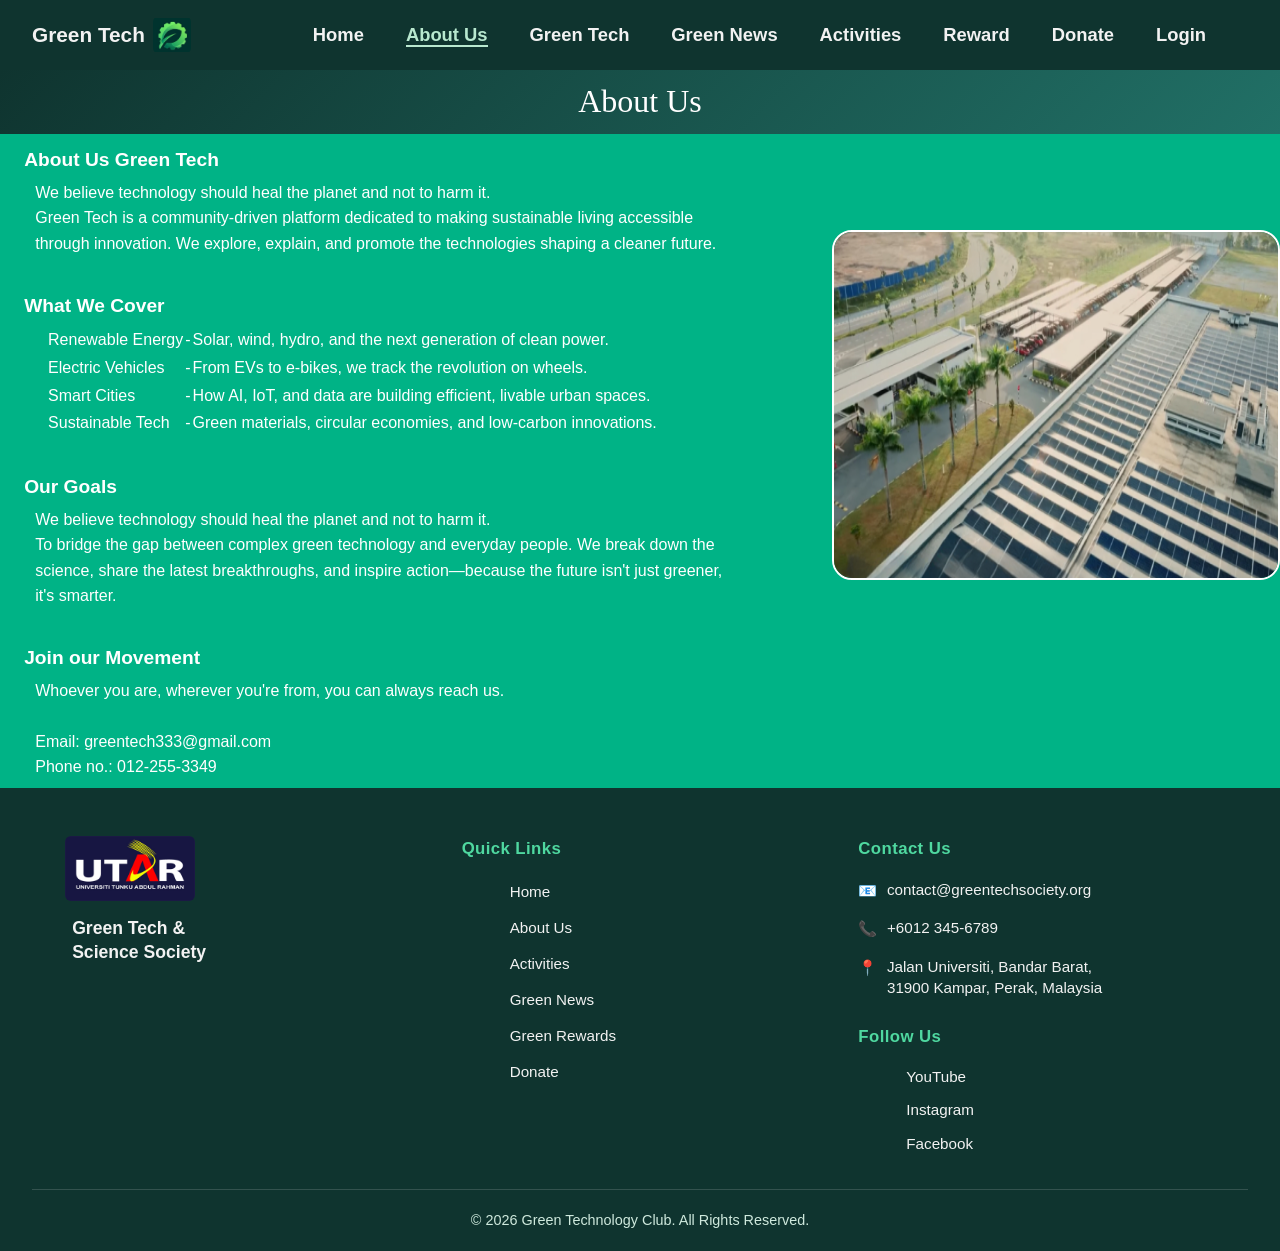
<file: about.html>
<!DOCTYPE html>
<html lang="en">

<head>
    <meta charset="UTF-8">
    <meta name="viewport" content="width=device-width, initial-scale=1.0">
    <title>About Us | Green Technology Club</title>
    <link rel="stylesheet" href="css/style.css">
    <link rel="stylesheet" href="css/Styles.css">
</head>

<body>

    <header>
      <nav class="navbar">
        <div class="logo">Green Tech <img src="images/logo.jpg" alt="Green Tech Club logo" class="logo-img"></div>
        <ul class="nav-links">
          <li><a href="home.html">Home</a></li>
          <li><a href="about.html" class="active">About Us</a></li>
          <li><a href="technologies.html">Green Tech</a></li>
          <li><a href="news.html">Green News</a></li>
          <li><a href="activities.html">Activities</a></li>
          <li><a href="reward.html">Reward</a></li>
          <li><a href="donate.html">Donate</a></li>
          <li><a id="navLoginBtn" href="auth.html">Login</a></li>
          <li id="userGreeting" class="user-status" style="display: none;"></li>
        </ul>
      </nav>
    </header>

    <div class="darkGreen">
        <div class="currentPg">
            <h1>About Us</h1>
        </div>
        <div class="contentGrid">
            <div class="content">
                <h2>About Us Green Tech</h2>
                <p>We believe technology should heal the planet and not to harm it.</p>
                <p>Green Tech is a community-driven platform dedicated to making sustainable living accessible
                    through
                    innovation. We explore, explain, and promote the technologies shaping a cleaner future.</p>
                <h2><br>What We Cover</h2>
                <table class="cover">
                    <tr>
                        <td>Renewable Energy</td>
                        <td>-</td>
                        <td>Solar, wind, hydro, and the next generation of clean power.</td>
                    </tr>
                    <tr>
                        <td>Electric Vehicles</td>
                        <td>-</td>
                        <td>From EVs to e-bikes, we track the revolution on wheels.</td>
                    </tr>
                    <tr>
                        <td>Smart Cities</td>
                        <td>-</td>
                        <td>How AI, IoT, and data are building efficient, livable urban spaces.</td>
                    </tr>
                    <tr>
                        <td>Sustainable Tech</td>
                        <td>-</td>
                        <td>Green materials, circular economies, and low-carbon innovations.</td>
                    </tr>
                </table>
                <h2><br>Our Goals</h2>
                <p>We believe technology should heal the planet and not to harm it.</p>
                <p>To bridge the gap between complex green technology and everyday people.
                    We break down the science, share the latest breakthroughs, and inspire action—because the future
                    isn't just greener, it's smarter.</p>

                <h2><br>Join our Movement</h2>
                <p>Whoever you are, wherever you're from, you can always reach us.</p>
                <p><br>Email: greentech333@gmail.com</p>
                <p>Phone no.: 012-255-3349</p>
            </div>
            <div class="slideshow" style="margin-top: 6rem;">
                <img id="display" src="images/Ab1.png" width="600px" height="350px" alt="Green Technology image Slides">
            </div>
        </div>
    </div>

    <footer class="footer">
      <div class="footer-container">

        <div class="footer-col footer-brand">
          <img src="images/utar.jpg" alt="UTAR Logo" class="footer-logo">
          <p>Green Tech &<br>Science Society</p>
        </div>

        <div class="footer-col">
          <h4>Quick Links</h4>
          <ul>
            <li><a href="home.html">Home</a></li>
            <li><a href="about.html">About Us</a></li>
            <li><a href="activities.html">Activities</a></li>
            <li><a href="news.html">Green News</a></li>
            <li><a href="reward.html">Green Rewards</a></li>
            <li><a href="donate.html">Donate</a></li>
          </ul>
        </div>

        <div class="footer-col">
          <h4>Contact Us</h4>
          <div class="contact-item">
            <span>📧</span>
            <p>contact@greentechsociety.org</p>
          </div>
          <div class="contact-item">
            <span>📞</span>
            <p>+6012 345-6789</p>
          </div>
          <div class="contact-item">
            <span>📍</span>
            <p>Jalan Universiti, Bandar Barat,<br>31900 Kampar, Perak, Malaysia</p>
          </div>

          <div class="social-links">
            <h4>Follow Us</h4>
            <ul>
              <li><a href="#">YouTube</a></li>
              <li><a href="#">Instagram</a></li>
              <li><a href="#">Facebook</a></li>
            </ul>
          </div>
        </div>

      </div>

      <div class="footer-bottom">
        <p>&copy; 2026 Green Technology Club. All Rights Reserved.</p>
      </div>
    </footer>
 <script src="js/PreferenceMode.JS"></script>
    <script>
        const images = "images/Ab";
        let curIndex = 0;
        var source = document.getElementById("display");
        setInterval(function(){
            curIndex = (curIndex + 1) % 4;
            if (curIndex == 0){
                curIndex = 1;
            }
            source.src = images + curIndex + ".png";
        }, 8000);
    </script>
    <script src="js/auth-status.js"></script>
</body>

</html>
</file>
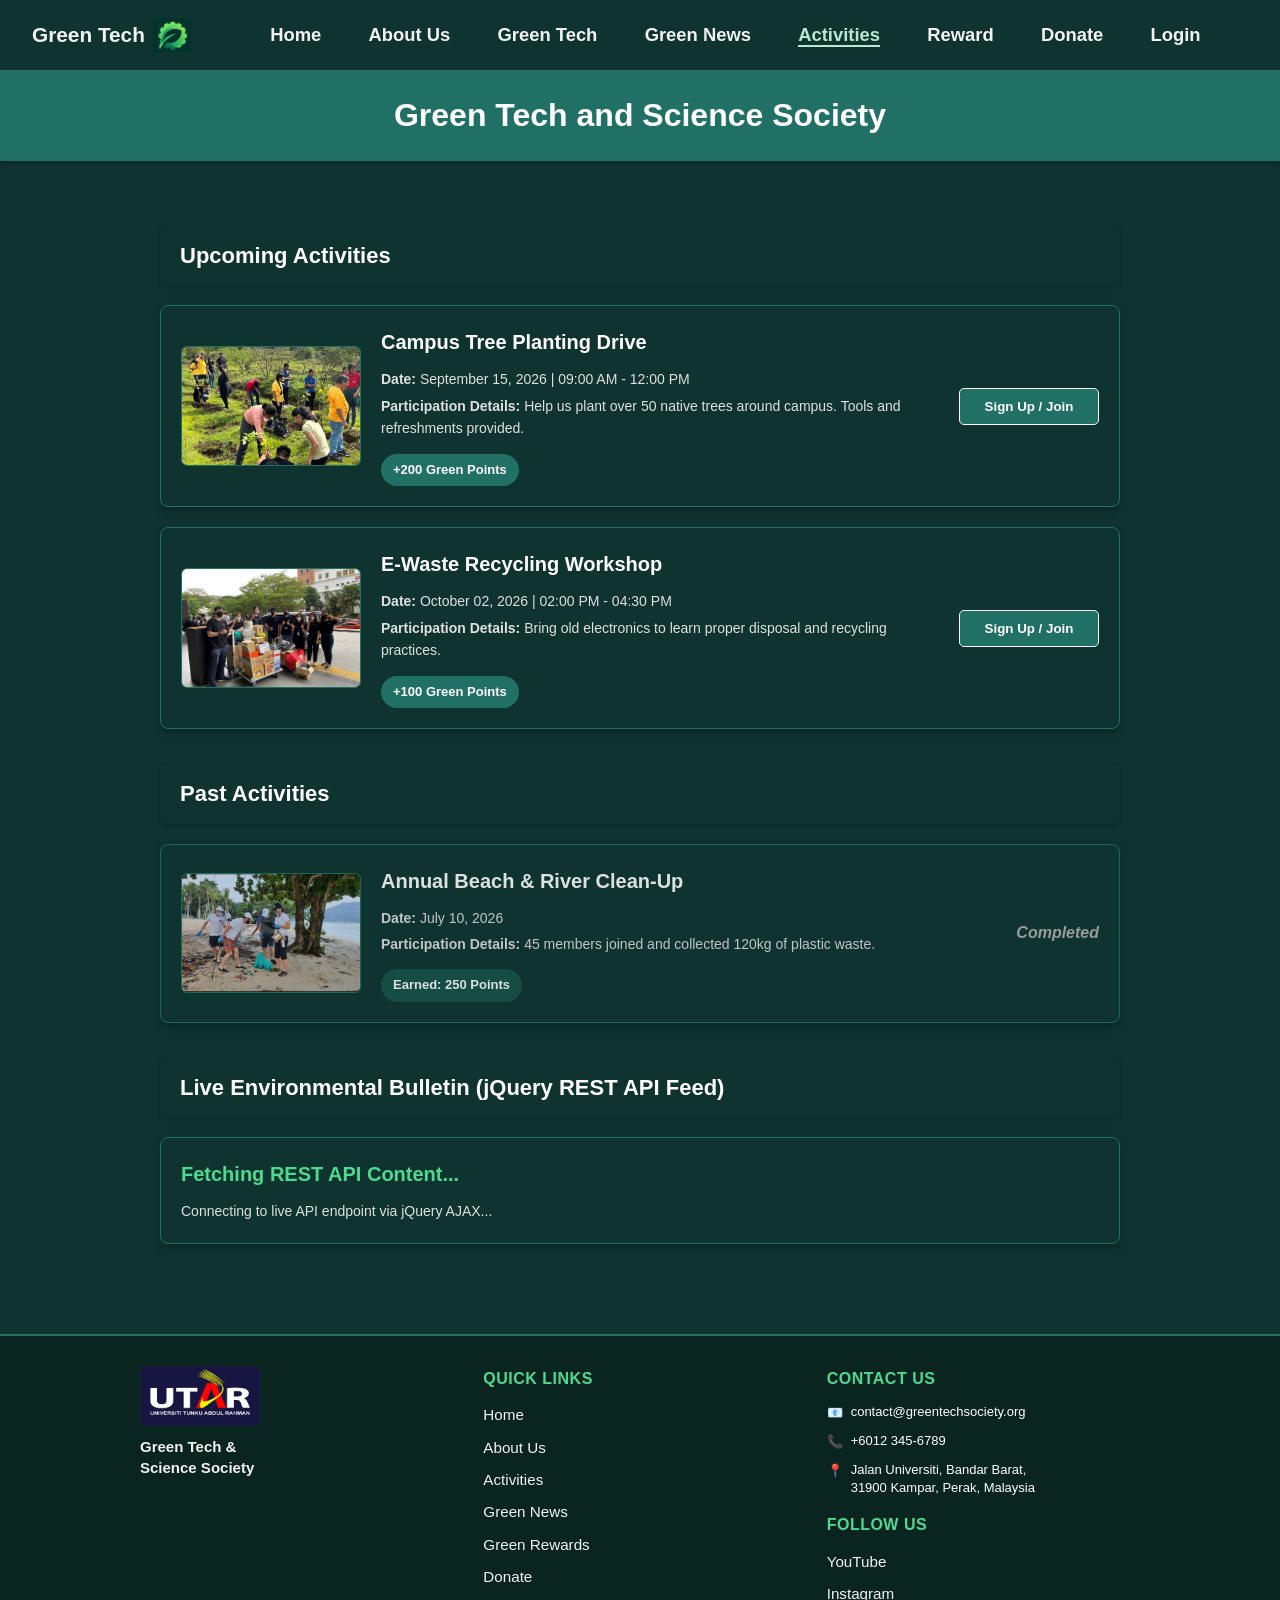
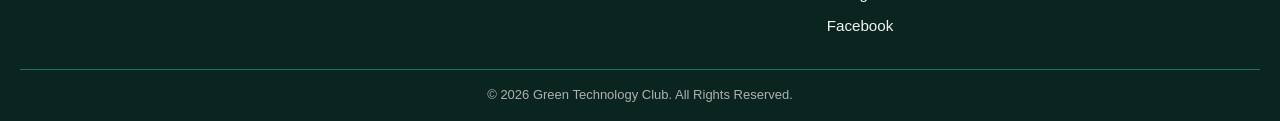
<file: activities.html>
<!DOCTYPE html>
<html lang="en">

<head>
  <meta charset="UTF-8">
  <meta name="viewport" content="width=device-width, initial-scale=1.0">
  <title>Activities | Green Technology Club</title>
  <link rel="stylesheet" href="css/style.css">
  <style>
    * {
      box-sizing: border-box;
      margin: 0;
      padding: 0;
    }

    body {
      background-color: rgb(15, 52, 47);
      font-family: Arial, sans-serif;
      color: #ffffff;
      overflow-x: hidden;
      min-height: 100vh;
      display: flex;
      flex-direction: column;
    }

    .navbar {
      position: sticky;
      top: 0;
      z-index: 100;
    }

    .page-title-banner {
      background-color: rgb(33, 112, 102);
      text-align: center;
      padding: 20px 10px;
      box-shadow: 0 4px 6px rgba(0, 0, 0, 0.2);
    }

    .page-title-banner h1 {
      font-size: 32px;
      color: #ffffff;
      margin: 0;
    }

    .activities-container {
      max-width: 1000px;
      width: 100%;
      margin: 30px auto;
      padding: 0 20px 40px 20px;
      flex: 1;
    }

    .section-title-banner {
      background-color: rgb(15, 52, 47);
      color: #ffffff;
      padding: 12px 20px;
      border-radius: 6px;
      margin-top: 35px;
      margin-bottom: 20px;
      box-shadow: 0 2px 4px rgba(0, 0, 0, 0.2);
    }

    .section-title-banner h2 {
      font-size: 22px;
      margin: 0;
    }

    .activity-card {
      background-color: rgb(15, 52, 47);
      border: 1px solid rgb(33, 112, 102);
      border-radius: 8px;
      padding: 20px;
      margin-bottom: 20px;
      box-shadow: 0 4px 8px rgba(0, 0, 0, 0.3);
      display: flex;
      gap: 20px;
      align-items: center;
      transition: transform 0.3s ease;
      color: #ffffff;
    }

    .activity-card:hover {
      transform: translateY(-3px);
    }

    .activity-img {
      width: 180px;
      height: 120px;
      object-fit: cover;
      border-radius: 6px;
      border: 1px solid rgb(33, 112, 102);
      flex-shrink: 0;
    }

    .activity-info {
      flex: 1;
    }

    .activity-info h3 {
      margin: 0 0 10px 0;
      color: #ffffff;
      font-size: 20px;
    }

    .activity-details {
      font-size: 14px;
      color: #e0e0e0;
      line-height: 1.6;
    }

    .activity-details p {
      margin: 4px 0;
    }

    .points-badge {
      background-color: rgb(33, 112, 102);
      color: #ffffff;
      font-weight: bold;
      padding: 6px 12px;
      border-radius: 20px;
      display: inline-block;
      margin-top: 10px;
      font-size: 13px;
    }

    .activity-action {
      display: flex;
      flex-direction: column;
      gap: 8px;
      align-items: flex-end;
    }

    .btn-join {
      background-color: rgb(33, 112, 102);
      color: #ffffff;
      border: 1px solid #ffffff;
      padding: 10px 20px;
      font-weight: bold;
      border-radius: 5px;
      cursor: pointer;
      font-family: Arial, sans-serif;
      transition: background-color 0.3s, color 0.3s;
      width: 140px;
      text-align: center;
    }

    .btn-join:hover {
      background-color: #ffffff;
      color: rgb(15, 52, 47);
    }

    .btn-join.joined {
      background-color: #4ed991;
      color: rgb(15, 52, 47);
      border: none;
      cursor: default;
    }

    .btn-cancel {
      background-color: transparent;
      color: #ff6b6b;
      border: 1px solid #ff6b6b;
      padding: 6px 12px;
      font-size: 12px;
      font-weight: bold;
      border-radius: 4px;
      cursor: pointer;
      transition: background-color 0.3s, color 0.3s;
      width: 140px;
      text-align: center;
      display: none;
    }

    .btn-cancel:hover {
      background-color: #ff6b6b;
      color: #ffffff;
    }

    .status-completed {
      color: #b0b0b0;
      font-style: italic;
      font-weight: bold;
    }

    footer.footer {
      margin-top: auto;
    }

    .footer {
      background-color: rgb(10, 36, 32);
      border-top: 2px solid rgb(33, 112, 102);
      padding: 30px 20px 0 20px;
      margin-top: auto;
      font-size: 14px;
      color: #ffffff;
      text-align: left;
    }

    .footer-container {
      max-width: 1000px;
      margin: 0 auto;
      display: grid;
      grid-template-columns: 1fr 1fr 1fr;
      gap: 30px;
      padding-bottom: 30px;
    }

    .footer-col h4 {
      font-size: 16px;
      color: #4ed991;
      margin-bottom: 12px;
      text-transform: uppercase;
      letter-spacing: 0.5px;
    }

    .footer-brand {
      display: flex;
      flex-direction: column;
      gap: 10px;
    }

    .footer-logo {
      width: 120px;
      height: auto;
    }

    .footer-brand p {
      font-size: 15px;
      font-weight: bold;
      line-height: 1.4;
    }

    .footer-col ul {
      list-style: none;
      padding: 0;
      display: flex;
      flex-direction: column;
      gap: 8px;
    }

    .footer-col ul a {
      color: #ffffff;
      text-decoration: none;
      transition: color 0.3s ease;
    }

    .footer-col ul a:hover {
      color: #4ed991;
    }

    .contact-item {
      display: flex;
      align-items: flex-start;
      gap: 8px;
      margin-bottom: 8px;
      font-size: 13px;
    }

    .social-links {
      margin-top: 15px;
    }

    .footer-bottom {
      border-top: 1px solid rgb(33, 112, 102);
      padding: 15px 0;
      text-align: center;
      font-size: 13px;
      color: #b0b0b0;
    }

    @media (max-width: 768px) {
      .footer-container {
        grid-template-columns: 1fr;
        gap: 25px;
        text-align: left;
      }

      .activity-card {
        flex-direction: column;
        align-items: flex-start;
        gap: 15px;
      }

      .activity-img {
        width: 100%;
        height: 180px;
      }

      .activity-action {
        width: 100%;
        align-items: stretch;
      }

      .btn-join,
      .btn-cancel {
        width: 100%;
      }
    }
  </style>
</head>

<body>

  <header>
    <nav class="navbar">
      <div class="logo">Green Tech <img src="images/logo.jpg" alt="Green Tech Club logo" class="logo-img"></div>
      <ul class="nav-links">
        <li><a href="home.html">Home</a></li>
        <li><a href="about.html">About Us</a></li>
        <li><a href="technologies.html">Green Tech</a></li>
        <li><a href="news.html">Green News</a></li>
        <li><a href="activities.html" class="active">Activities</a></li>
        <li><a href="reward.html">Reward</a></li>
        <li><a href="donate.html">Donate</a></li>
        <li><a id="navLoginBtn" href="auth.html">Login</a></li>
        <li id="userGreeting" class="user-status" style="display: none;"></li>
      </ul>
    </nav>
  </header>

  <div class="page-title-banner">
    <h1>Green Tech and Science Society</h1>
  </div>

  <main class="activities-container">

    <div class="section-title-banner">
      <h2>Upcoming Activities</h2>
    </div>

    <div class="activity-card" id="act-tree">
      <img src="images/TreePlant.jpeg" alt="Campus Tree Planting" class="activity-img">
      <div class="activity-info">
        <h3>Campus Tree Planting Drive</h3>
        <div class="activity-details">
          <p><strong>Date:</strong> September 15, 2026 | 09:00 AM - 12:00 PM</p>
          <p><strong>Participation Details:</strong> Help us plant over 50 native trees around campus. Tools and
            refreshments provided.</p>
          <span class="points-badge">+200 Green Points</span>
        </div>
      </div>
      <div class="activity-action">
        <button class="btn-join" onclick="handleActivityClick('act-tree')">Sign Up / Join</button>
        <button class="btn-cancel" id="cancel-act-tree" onclick="cancelActivity('act-tree')">Cancel
          Participation</button>
      </div>
    </div>

    <div class="activity-card" id="act-ewaste">
      <img src="images/e-waste.jpg" alt="Beach and River Clean-Up" class="activity-img">
      <div class="activity-info">
        <h3>E-Waste Recycling Workshop</h3>
        <div class="activity-details">
          <p><strong>Date:</strong> October 02, 2026 | 02:00 PM - 04:30 PM</p>
          <p><strong>Participation Details:</strong> Bring old electronics to learn proper disposal and recycling
            practices.</p>
          <span class="points-badge">+100 Green Points</span>
        </div>
      </div>
      <div class="activity-action">
        <button class="btn-join" onclick="handleActivityClick('act-ewaste')">Sign Up / Join</button>
        <button class="btn-cancel" id="cancel-act-ewaste" onclick="cancelActivity('act-ewaste')">Cancel
          Participation</button>
      </div>
    </div>

    <div class="section-title-banner">
      <h2>Past Activities</h2>
    </div>

    <div class="activity-card" style="opacity: 0.85;">
      <img src="images/beachclean.png" alt="Beach and River Clean-Up" class="activity-img">
      <div class="activity-info">
        <h3>Annual Beach & River Clean-Up</h3>
        <div class="activity-details">
          <p><strong>Date:</strong> July 10, 2026</p>
          <p><strong>Participation Details:</strong> 45 members joined and collected 120kg of plastic waste.</p>
          <span class="points-badge" style="background-color: rgba(33, 112, 102, 0.5);">Earned: 250 Points</span>
        </div>
      </div>
      <div class="activity-action">
        <span class="status-completed">Completed</span>
      </div>
    </div>

    <!-- RESTful API Data Feed Container (Criteria #2) -->
    <div class="section-title-banner">
      <h2>Live Environmental Bulletin (jQuery REST API Feed)</h2>
    </div>
    <div class="activity-card" id="apiFeedCard">
      <div class="activity-info">
        <h3 id="apiTitle" style="color:#4ed991;">Fetching REST API Content...</h3>
        <p id="apiBody" class="activity-details">Connecting to live API endpoint via jQuery AJAX...</p>
      </div>
    </div>

  </main>

  <footer class="footer">
    <div class="footer-container">

      <div class="footer-col footer-brand">
        <img src="images/utar.jpg" alt="UTAR Logo" class="footer-logo">
        <p>Green Tech &<br>Science Society</p>
      </div>

      <div class="footer-col">
        <h4>Quick Links</h4>
        <ul>
          <li><a href="home.html">Home</a></li>
          <li><a href="about.html">About Us</a></li>
          <li><a href="activities.html">Activities</a></li>
          <li><a href="news.html">Green News</a></li>
          <li><a href="reward.html">Green Rewards</a></li>
          <li><a href="donate.html">Donate</a></li>
        </ul>
      </div>

      <div class="footer-col">
        <h4>Contact Us</h4>
        <div class="contact-item">
          <span>📧</span>
          <p>contact@greentechsociety.org</p>
        </div>
        <div class="contact-item">
          <span>📞</span>
          <p>+6012 345-6789</p>
        </div>
        <div class="contact-item">
          <span>📍</span>
          <p>Jalan Universiti, Bandar Barat,<br>31900 Kampar, Perak, Malaysia</p>
        </div>

        <div class="social-links">
          <h4>Follow Us</h4>
          <ul>
            <li><a href="#">YouTube</a></li>
            <li><a href="#">Instagram</a></li>
            <li><a href="#">Facebook</a></li>
          </ul>
        </div>
      </div>

    </div>

    <div class="footer-bottom">
      <p>&copy; 2026 Green Technology Club. All Rights Reserved.</p>
    </div>
  </footer>
  <script src="js/PreferenceMode.JS"></script>
  <script src="js/auth-status.js"></script>
  <script>
    document.addEventListener("DOMContentLoaded", () => {
      restoreJoinedActivities();
    });

    function fetchEcoApiData() {
      $.ajax({
        url: 'https://dummyjson.com/quotes/random',
        type: 'GET',
        success: function (response) {
          $('#apiTitle').text("Eco Thought of the Day");
          $('#apiBody').text('"' + response.quote + '" — ' + response.author);
        },
        error: function () {
          // Fallback English content if offline
          $('#apiTitle').text("Eco News Live Bulletin");
          $('#apiBody').text("Our community initiative planted 150 trees this month! Join our next session to earn green points.");
        }
      });
    }

    function handleActivityClick(cardId) {
      const user = localStorage.getItem("loggedInUser");
      if (!user) {
        sessionStorage.setItem("pendingActivityCard", cardId);
        alert("Please log in or sign up to complete registration for this activity.");
        window.location.href = "auth.html";
      } else {
        joinActivity(cardId);
      }
    }

    function joinActivity(cardId) {
      const card = document.getElementById(cardId);
      const joinBtn = card.querySelector('.btn-join');
      const cancelBtn = card.querySelector('.btn-cancel');

      joinBtn.innerText = "Joined ✓";
      joinBtn.classList.add("joined");
      joinBtn.disabled = true;

      if (cancelBtn) {
        cancelBtn.style.display = "inline-block";
      }

      let joinedActivities = JSON.parse(localStorage.getItem("joinedActivities")) || [];
      if (!joinedActivities.includes(cardId)) {
        joinedActivities.push(cardId);
        localStorage.setItem("joinedActivities", JSON.stringify(joinedActivities));
      }

      alert("You have successfully registered for this activity!");
    }

    function cancelActivity(cardId) {
      if (confirm("Are you sure you want to cancel your participation in this activity?")) {
        const card = document.getElementById(cardId);
        const joinBtn = card.querySelector('.btn-join');
        const cancelBtn = card.querySelector('.btn-cancel');

        joinBtn.innerText = "Sign Up / Join";
        joinBtn.classList.remove("joined");
        joinBtn.disabled = false;

        if (cancelBtn) {
          cancelBtn.style.display = "none";
        }

        let joinedActivities = JSON.parse(localStorage.getItem("joinedActivities")) || [];
        joinedActivities = joinedActivities.filter(id => id !== cardId);
        localStorage.setItem("joinedActivities", JSON.stringify(joinedActivities));

        alert("Your registration has been cancelled.");
      }
    }

    function restoreJoinedActivities() {
      let joinedActivities = JSON.parse(localStorage.getItem("joinedActivities")) || [];
      joinedActivities.forEach(cardId => {
        const card = document.getElementById(cardId);
        if (card) {
          const joinBtn = card.querySelector('.btn-join');
          const cancelBtn = card.querySelector('.btn-cancel');

          if (joinBtn) {
            joinBtn.innerText = "Joined ✓";
            joinBtn.classList.add("joined");
            joinBtn.disabled = true;
          }
          if (cancelBtn) {
            cancelBtn.style.display = "inline-block";
          }
        }
      });
    }
  </script>

</body>

</html>
</file>
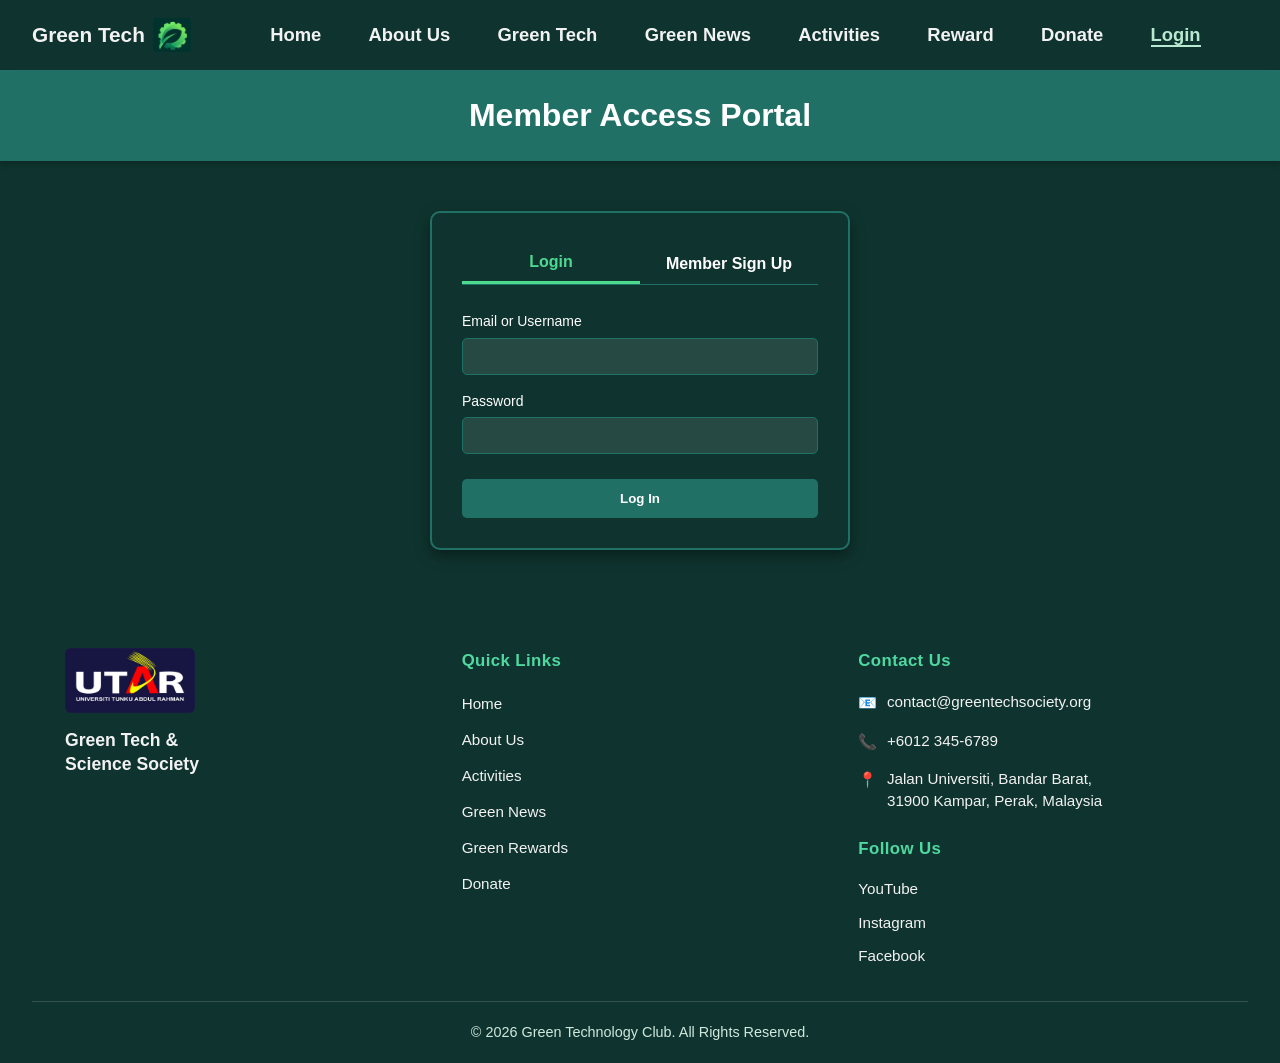
<file: auth.html>
<!DOCTYPE html>
<html lang="en">
<head>
  <meta charset="UTF-8">
  <meta name="viewport" content="width=device-width, initial-scale=1.0">
  <title>Green Tech & Science Society - Member Portal</title>
  <link rel="stylesheet" href="css/style.css">
  <style>
    /* Reset & Base Styles */
    * {
      box-sizing: border-box;
      margin: 0;
      padding: 0;
    }

    body {
      background-color: rgb(15, 52, 47);
      font-family: Arial, sans-serif;
      color: #ffffff;
      min-height: 100vh;
      display: flex;
      flex-direction: column;
    }

    /* Light Green Title Banner Header */
    .page-title-banner {
      background-color: rgb(33, 112, 102);
      text-align: center;
      padding: 20px 10px;
      box-shadow: 0 4px 6px rgba(0, 0, 0, 0.2);
    }

    .page-title-banner h1 {
      font-size: 32px;
      color: #ffffff;
      margin: 0;
    }

    /* Auth Container Panel */
    .auth-container {
      max-width: 420px;
      width: 90%;
      margin: 50px auto;
      background-color: rgb(15, 52, 47);
      border: 2px solid rgb(33, 112, 102);
      border-radius: 10px;
      padding: 30px;
      box-shadow: 0 6px 15px rgba(0, 0, 0, 0.4);
    }

    /* Tab Controls */
    .tab-buttons {
      display: flex;
      margin-bottom: 25px;
      border-bottom: 1px solid rgb(33, 112, 102);
    }

    .tab-btn {
      flex: 1;
      padding: 10px;
      background: none;
      border: none;
      color: #ffffff;
      font-size: 16px;
      font-weight: bold;
      cursor: pointer;
    }

    .tab-btn.active {
      border-bottom: 3px solid #4ed991;
      color: #4ed991;
    }

    /* Form Fields */
    .auth-form {
      display: none;
      flex-direction: column;
      gap: 15px;
    }

    .auth-form.active {
      display: flex;
    }

    .form-group {
      display: flex;
      flex-direction: column;
      gap: 5px;
    }

    .form-group label {
      font-size: 14px;
    }

    .form-group input {
      padding: 10px;
      border-radius: 5px;
      border: 1px solid rgb(33, 112, 102);
      background-color: rgba(255, 255, 255, 0.1);
      color: #ffffff;
      outline: none;
    }

    .form-group input:focus {
      border-color: #4ed991;
    }

    /* Error Message Box */
    .error-message {
      color: #ff6b6b;
      background-color: rgba(255, 107, 107, 0.1);
      border: 1px solid #ff6b6b;
      padding: 10px;
      border-radius: 5px;
      font-size: 13px;
      display: none;
      text-align: center;
    }

    .btn-submit {
      background-color: rgb(33, 112, 102);
      color: #ffffff;
      border: none;
      padding: 12px;
      border-radius: 5px;
      font-weight: bold;
      cursor: pointer;
      margin-top: 10px;
      transition: background-color 0.3s;
    }

    .btn-submit:hover {
      background-color: #4ed991;
      color: rgb(15, 52, 47);
    }

    /* Mobile Responsiveness */
  </style>
</head>
<body>

  <!-- Top Navigation Header -->
  <header>
    <nav class="navbar">
      <div class="logo">Green Tech <img src="images/logo.jpg" alt="Green Tech Club logo" class="logo-img"></div>
      <ul class="nav-links">
        <li><a href="home.html">Home</a></li>
        <li><a href="about.html">About Us</a></li>
        <li><a href="technologies.html">Green Tech</a></li>
        <li><a href="news.html">Green News</a></li>
        <li><a href="activities.html">Activities</a></li>
        <li><a href="reward.html">Reward</a></li>
        <li><a href="donate.html">Donate</a></li>
        <li><a href="auth.html" class="active">Login</a></li>
      </ul>
    </nav>
  </header>

  <!-- Page Header Title Banner -->
  <div class="page-title-banner">
    <h1>Member Access Portal</h1>
  </div>

  <!-- Authentication Panel -->
  <main class="auth-container">
    <div class="tab-buttons">
      <button class="tab-btn active" id="loginTab" onclick="switchTab('login')">Login</button>
      <button class="tab-btn" id="signupTab" onclick="switchTab('signup')">Member Sign Up</button>
    </div>

    <!-- Login Form -->
    <form class="auth-form active" id="loginForm" onsubmit="handleLogin(event)">
      <div id="loginError" class="error-message"></div>
      <div class="form-group">
        <label for="login-email">Email or Username</label>
        <input type="text" id="login-email" required>
      </div>
      <div class="form-group">
        <label for="login-password">Password</label>
        <input type="password" id="login-password" required>
      </div>
      <button type="submit" class="btn-submit">Log In</button>
    </form>

    <!-- Member Sign Up Form -->
    <form class="auth-form" id="signupForm" onsubmit="handleSignUp(event)">
      <div id="signupError" class="error-message"></div>
      <div class="form-group">
        <label for="signup-name">Full Name</label>
        <input type="text" id="signup-name" required>
      </div>
      <div class="form-group">
        <label for="signup-email">Email Address</label>
        <input type="email" id="signup-email" required>
      </div>
      <div class="form-group">
        <label for="signup-password">Create Password</label>
        <input type="password" id="signup-password" required>
      </div>
      <button type="submit" class="btn-submit">Sign Up & Continue</button>
    </form>
  </main>
  
  <footer class="footer">
    <div class="footer-container">

      <div class="footer-col footer-brand">
        <img src="images/utar.jpg" alt="UTAR Logo" class="footer-logo">
        <p>Green Tech &<br>Science Society</p>
      </div>

      <div class="footer-col">
        <h4>Quick Links</h4>
        <ul>
          <li><a href="home.html">Home</a></li>
          <li><a href="about.html">About Us</a></li>
          <li><a href="activities.html">Activities</a></li>
          <li><a href="news.html">Green News</a></li>
          <li><a href="reward.html">Green Rewards</a></li>
          <li><a href="donate.html">Donate</a></li>
        </ul>
      </div>

      <div class="footer-col">
        <h4>Contact Us</h4>
        <div class="contact-item">
          <span>📧</span>
          <p>contact@greentechsociety.org</p>
        </div>
        <div class="contact-item">
          <span>📞</span>
          <p>+6012 345-6789</p>
        </div>
        <div class="contact-item">
          <span>📍</span>
          <p>Jalan Universiti, Bandar Barat,<br>31900 Kampar, Perak, Malaysia</p>
        </div>

        <div class="social-links">
          <h4>Follow Us</h4>
          <ul>
            <li><a href="#">YouTube</a></li>
            <li><a href="#">Instagram</a></li>
            <li><a href="#">Facebook</a></li>
          </ul>
        </div>
      </div>

    </div>

    <div class="footer-bottom">
      <p>&copy; 2026 Green Technology Club. All Rights Reserved.</p>
    </div>
  </footer>

  <!-- JavaScript Logic -->
  <script>
    function switchTab(mode) {
      const loginTab = document.getElementById('loginTab');
      const signupTab = document.getElementById('signupTab');
      const loginForm = document.getElementById('loginForm');
      const signupForm = document.getElementById('signupForm');
      
      // Clear error messages on tab switch
      document.getElementById('loginError').style.display = 'none';
      document.getElementById('signupError').style.display = 'none';

      if (mode === 'login') {
        loginTab.classList.add('active');
        signupTab.classList.remove('active');
        loginForm.classList.add('active');
        signupForm.classList.remove('active');
      } else {
        signupTab.classList.add('active');
        loginTab.classList.remove('active');
        signupForm.classList.add('active');
        loginForm.classList.remove('active');
      }
    }

    // Sign Up Logic: Save User Credentials Array into LocalStorage
    function handleSignUp(event) {
      event.preventDefault();
      
      const name = document.getElementById('signup-name').value.trim();
      const email = document.getElementById('signup-email').value.trim().toLowerCase();
      const password = document.getElementById('signup-password').value;
      const signupError = document.getElementById('signupError');

      // Retrieve registered accounts or set empty array
      let registeredUsers = JSON.parse(localStorage.getItem('registeredUsers')) || [];

      // Check if user email already exists
      const userExists = registeredUsers.some(user => user.email === email);
      if (userExists) {
        signupError.innerText = "An account with this email already exists. Please login.";
        signupError.style.display = 'block';
        return;
      }

      // Store user info and password
      const newUser = { name, email, password };
      registeredUsers.push(newUser);
      localStorage.setItem('registeredUsers', JSON.stringify(registeredUsers));

      // Set session active
      localStorage.setItem('loggedInUser', name);
      sessionStorage.setItem('loggedInUser', name);

      alert(`Sign up successful! Welcome, ${name}.`);
      window.location.href = "home.html";
    }

    // Login Logic: Validate Entered Email and Password
    function handleLogin(event) {
      event.preventDefault();

      const inputAccount = document.getElementById('login-email').value.trim().toLowerCase();
      const inputPassword = document.getElementById('login-password').value;
      const loginError = document.getElementById('loginError');

      let registeredUsers = JSON.parse(localStorage.getItem('registeredUsers')) || [];

      // Find matching user profile
      const foundUser = registeredUsers.find(
        user => user.email === inputAccount || user.name.toLowerCase() === inputAccount
      );

      // Verify Credentials
      if (!foundUser || foundUser.password !== inputPassword) {
        loginError.innerText = "Login Failed: Invalid username/email or password.";
        loginError.style.display = 'block';
        return;
      }

      // Success Login
      localStorage.setItem('loggedInUser', foundUser.name);
      sessionStorage.setItem('loggedInUser', foundUser.name);
      alert(`Login successful! Welcome back, ${foundUser.name}.`);
      window.location.href = "home.html";
    }
  </script>

</body>
</file>
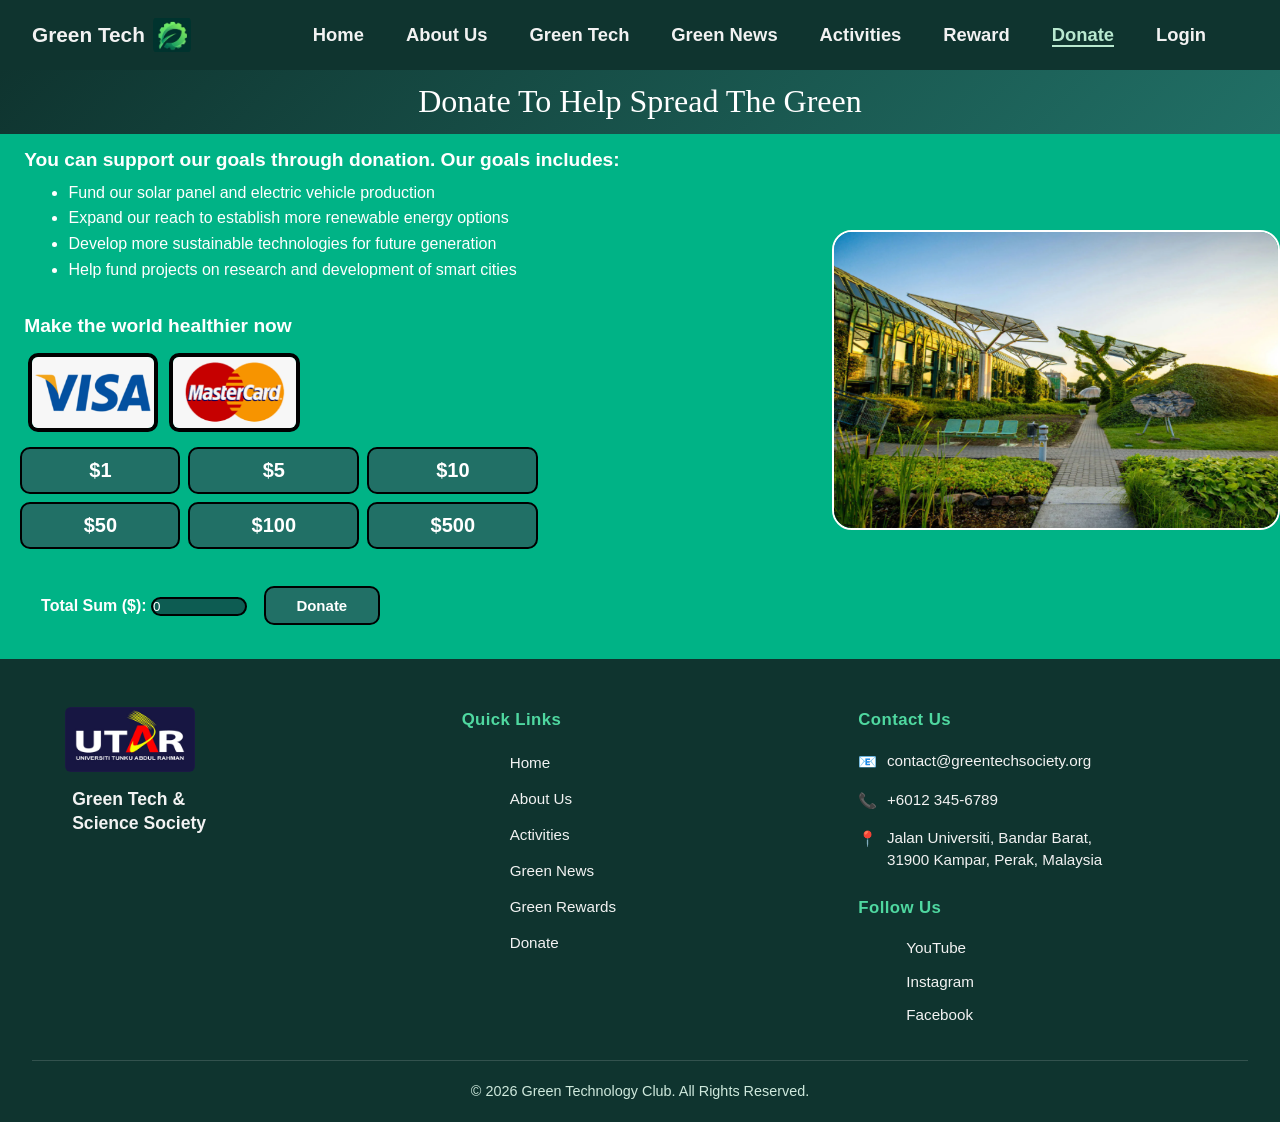
<file: donate.html>
<!DOCTYPE html>
<html lang="en">

<head>
    <meta charset="UTF-8">
    <meta name="viewport" content="width=device-width, initial-scale=1.0">
    <title>Donate | Green Technology Club</title>
    <link rel="stylesheet" href="css/style.css">
    <link rel="stylesheet" href="css/Styles.css">
</head>

<body>

    <header>
      <nav class="navbar">
        <div class="logo">Green Tech <img src="images/logo.jpg" alt="Green Tech Club logo" class="logo-img"></div>
        <ul class="nav-links">
          <li><a href="home.html">Home</a></li>
          <li><a href="about.html">About Us</a></li>
          <li><a href="technologies.html">Green Tech</a></li>
          <li><a href="news.html">Green News</a></li>
          <li><a href="activities.html">Activities</a></li>
          <li><a href="reward.html">Reward</a></li>
          <li><a href="donate.html" class="active">Donate</a></li>
          <li><a id="navLoginBtn" href="auth.html">Login</a></li>
          <li id="userGreeting" class="user-status" style="display: none;"></li>
        </ul>
      </nav>
    </header>

    <div class="darkGreen">
        <div class="currentPg">
            <h1>Donate To Help Spread The Green</h1>
        </div>
        <div class="contentGrid">
            <div class="content">
                <h2>You can support our goals through donation. Our goals includes:</h2>
                <ul>
                    <li>Fund our solar panel and electric vehicle production</li>
                    <li>Expand our reach to establish more renewable energy options</li>
                    <li>Develop more sustainable technologies for future generation</li>
                    <li>Help fund projects on research and development of smart cities</li>
                </ul>
                <p><br></p>
                <h2>Make the world healthier now</h2>
                <div class="card">
                    <label>
                        <input type="radio" name="cardChoice" value="VISA" hidden>
                        <img src="images/VISA Logo.png" alt="VISA">
                    </label>
                    <label>
                        <input type="radio" name="cardChoice" value="MasterCard" hidden>
                        <img src="images/MasterCard.png" alt="MasterCard">
                    </label>
                </div>
                <div class="moneySelect" id="donate">
                    <button data-value="1">$1</button>
                    <button data-value="5">$5</button>
                    <button data-value="10">$10</button>
                    <button data-value="50">$50</button>
                    <button data-value="100">$100</button>
                    <button data-value="500">$500</button>
                </div>
                <form class="sum" id="form">
                    <label type="text">
                        <b>Total Sum ($):</b>
                        <input type="number" value="0" id="sum">
                    </label>
                    <button type="submit" class="payment" id="pay">Donate</button>
                </form>
            </div>
            <div class="slideshow" style="margin-top: 6rem;">
                <img id="display" src="images/GTech1.png" width="500px" height="300px" alt="Green Technology image 01">
            </div>
        </div>
    </div>

    <footer class="footer">
      <div class="footer-container">

        <div class="footer-col footer-brand">
          <img src="images/utar.jpg" alt="UTAR Logo" class="footer-logo">
          <p>Green Tech &<br>Science Society</p>
        </div>

        <div class="footer-col">
          <h4>Quick Links</h4>
          <ul>
            <li><a href="home.html">Home</a></li>
            <li><a href="about.html">About Us</a></li>
            <li><a href="activities.html">Activities</a></li>
            <li><a href="news.html">Green News</a></li>
            <li><a href="reward.html">Green Rewards</a></li>
            <li><a href="donate.html">Donate</a></li>
          </ul>
        </div>

        <div class="footer-col">
          <h4>Contact Us</h4>
          <div class="contact-item">
            <span>📧</span>
            <p>contact@greentechsociety.org</p>
          </div>
          <div class="contact-item">
            <span>📞</span>
            <p>+6012 345-6789</p>
          </div>
          <div class="contact-item">
            <span>📍</span>
            <p>Jalan Universiti, Bandar Barat,<br>31900 Kampar, Perak, Malaysia</p>
          </div>

          <div class="social-links">
            <h4>Follow Us</h4>
            <ul>
              <li><a href="#">YouTube</a></li>
              <li><a href="#">Instagram</a></li>
              <li><a href="#">Facebook</a></li>
            </ul>
          </div>
        </div>

      </div>

      <div class="footer-bottom">
        <p>&copy; 2026 Green Technology Club. All Rights Reserved.</p>
      </div>
    </footer>
    <script src="js/PreferenceMode.JS"></script>
    <script>
    
        const images = "images/GTech";
        let curIndex = 0;
        var source = document.getElementById("display");
        setInterval(function () {
            curIndex = (curIndex + 1) % 4;
            if (curIndex == 0) {
                curIndex = 1;
            }
            source.src = images + curIndex + ".png";
        }, 3000);

        document.getElementById("sum").addEventListener("blur", function () {
            if (this.value.trim() == '') {
                this.value = "0";
            }
        })
        document.getElementById("form").addEventListener("submit", function (event) {
            event.preventDefault();
            var total = document.getElementById("sum").value;
            if (total > 0) {
                var message = alert("You have Donated: " + total +
                    "$. \nThank You for your Generosity!!");
            }
        })
        document.getElementById("donate").addEventListener("click", function (event) {
            if (event.target.tagName == "BUTTON") {
                var total = parseFloat(document.getElementById("sum").value);
                total += parseInt(event.target.dataset.value);
                document.getElementById("sum").value = total;
            }
        })
    </script>
    <script src="js/auth-status.js"></script>
</body>

</html>
</file>
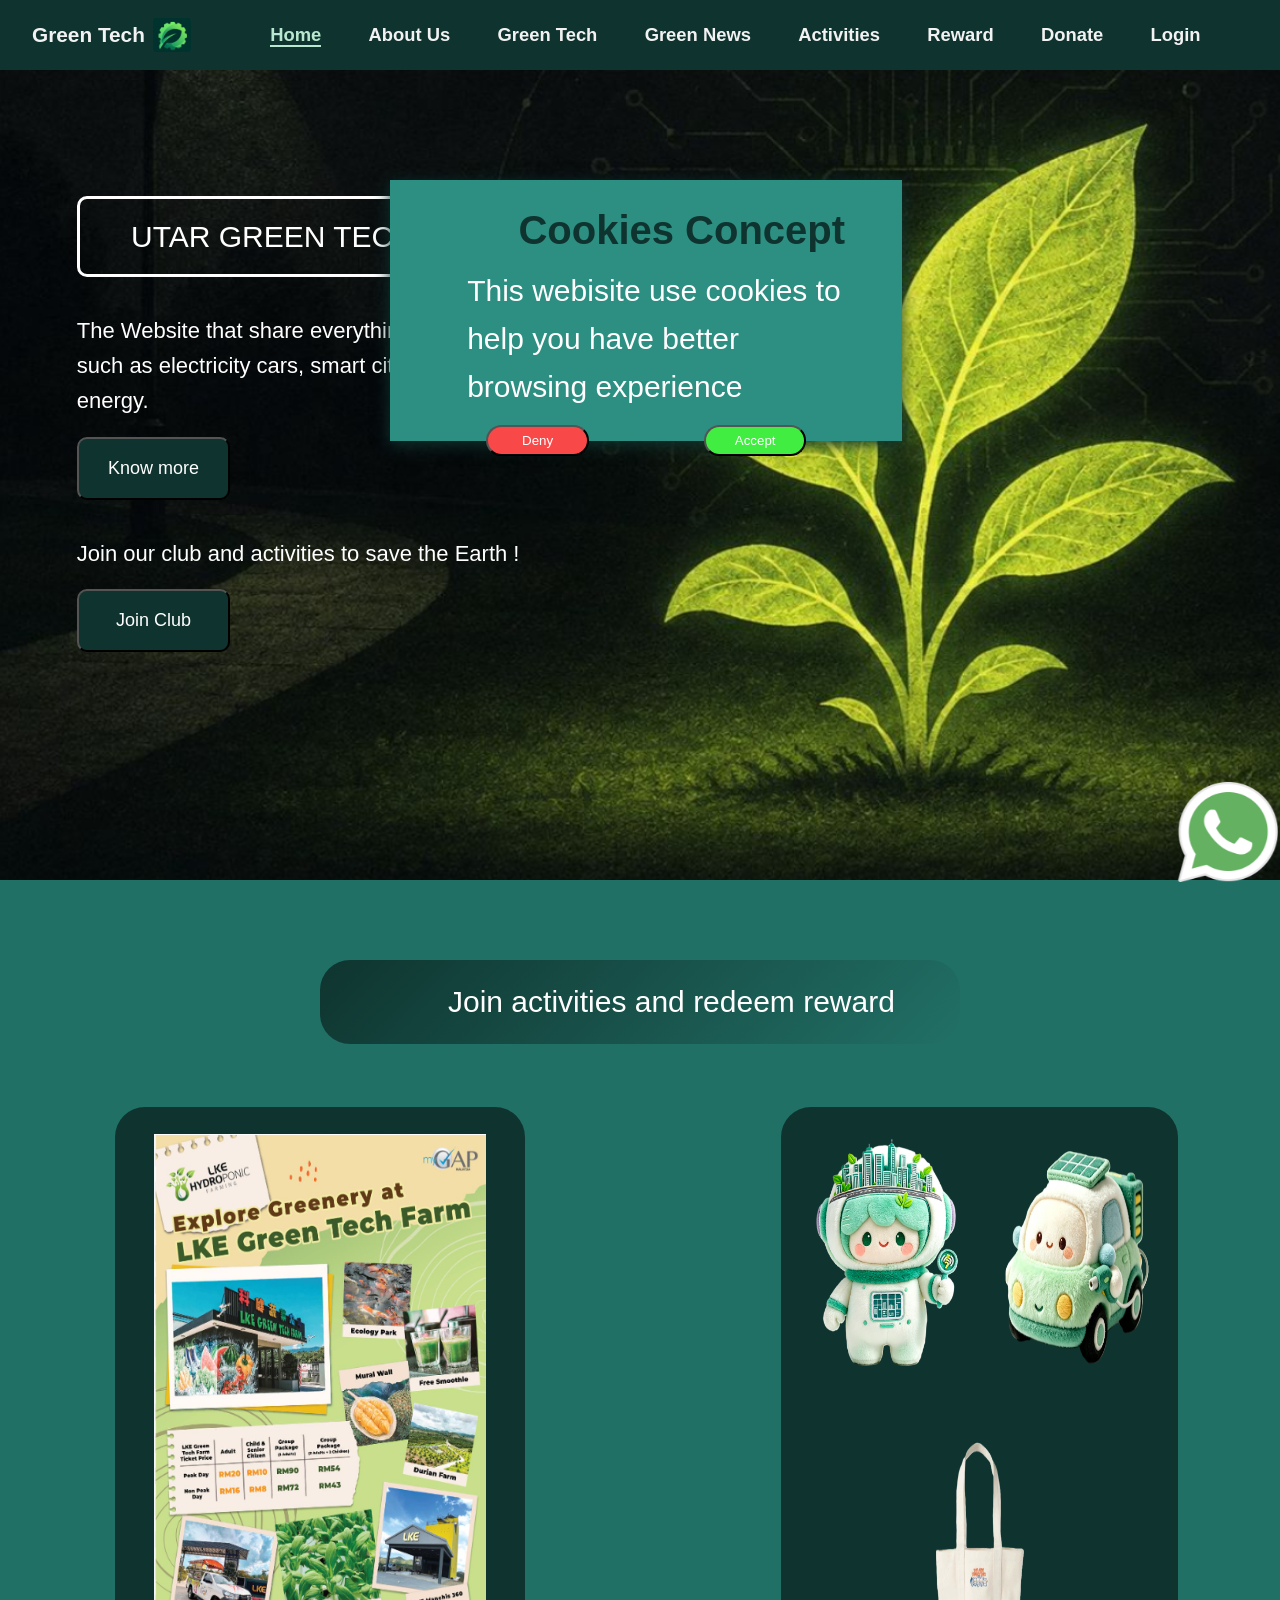
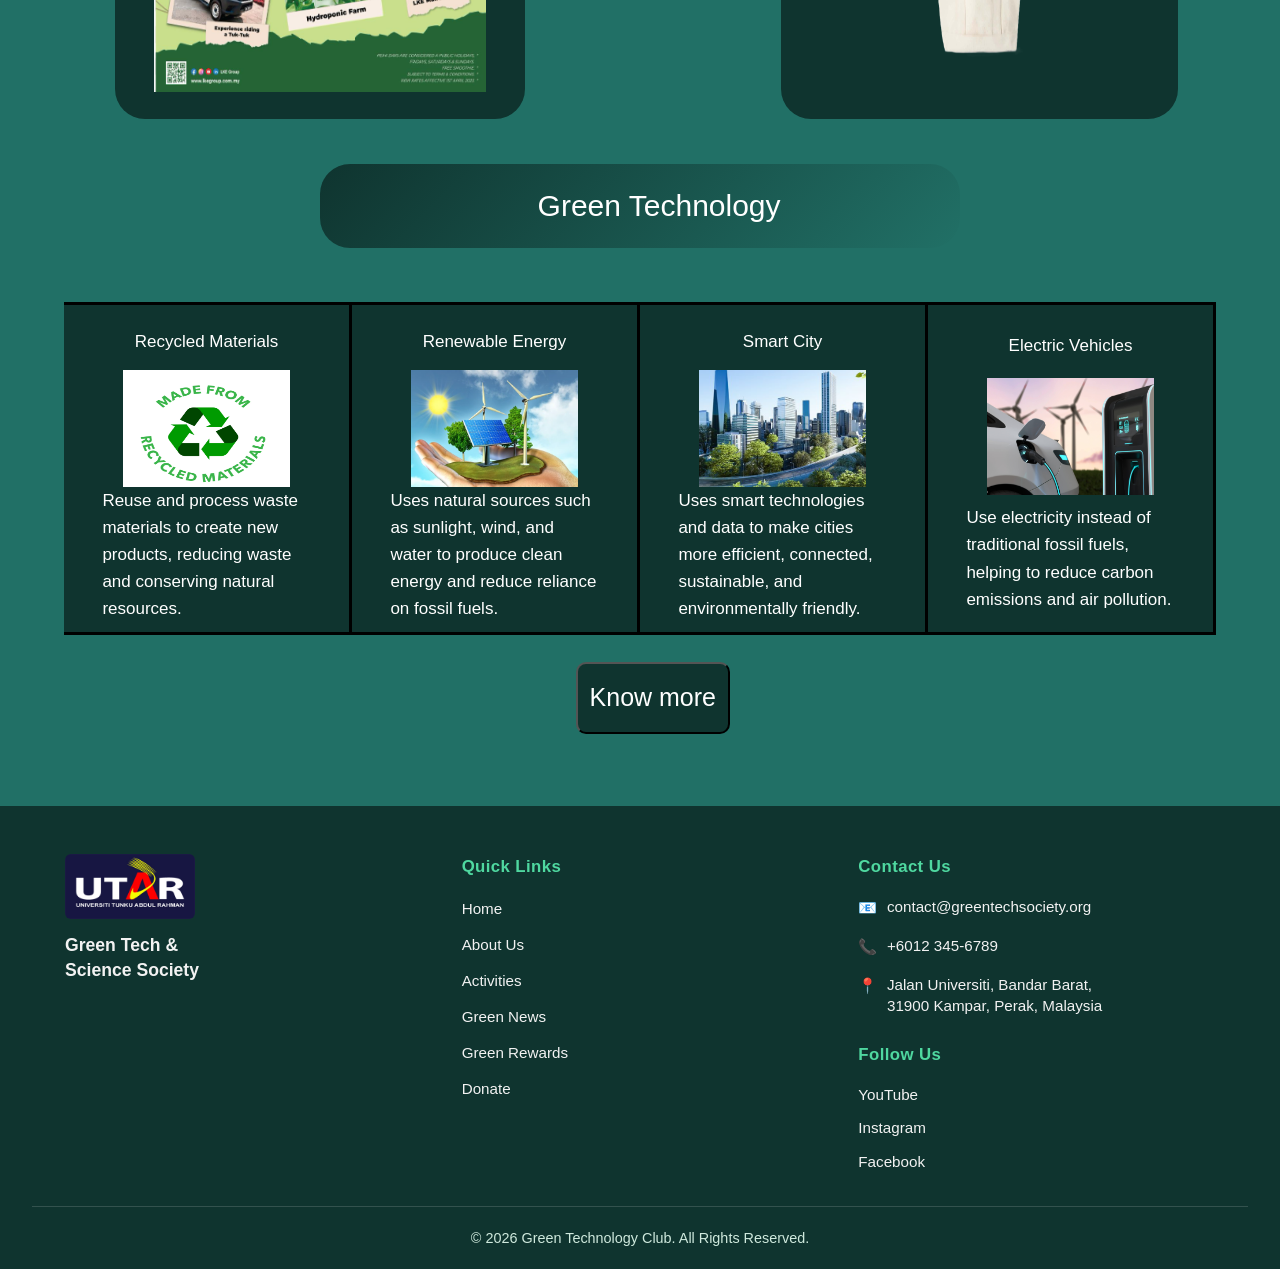
<file: home.html>
<!DOCTYPE html>
<html lang="en">
<head>
    <meta charset="UTF-8">
    <meta name="viewport" content="width=device-width, initial-scale=1.0">
    <title>Home | Green Technology Club</title>
    <link rel="stylesheet" href="css/style.css">
    <style>
    body{
        background-color:rgb(33, 112, 102);
        margin:0;
    }
    *{
        box-sizing: border-box;
    }
    /*------------------------------------*/
    
    /*
    header{
        height:8vh;
        width:100vw;
        display:flex;
        background-color:rgb(15, 52, 47);
    }
    #logo{ 
        height:8vh; 
        width:16vw;
        background-color:rgb(15, 52, 47);
        display:flex;
        align-items: center;
        gap:12px;
        padding-left:2vw;
        padding-right:2vw;
    }

    #logo:hover{
            cursor:pointer;

    }

    #logo img{
        width:4vw;
        height:7vh;
    }

    nav{
        padding-right:2vw;
        height:8vh;
        width:82vw;
        display:flex;
        justify-content:space-between;
        align-items: center;
    }


    nav a{
        text-decoration: none;
        background-color:rgb(15, 52, 47);
        font-family: Arial, sans-serif;
        color:white;font-width: 10px;
        font-size:25px;
    }

    nav a:hover{
        border-bottom:5px solid rgb(100, 124, 40);
        cursor:pointer
        
    }
        */

    .tech:hover{
        width:23.5vw;
        background-color:rgb(33, 112, 102);
    }
    .tech{
        height:37vh;
        width:22.5vw;
        background-color:rgb(15, 52, 47);
    }

    #reward:hover{
        cursor:pointer;
    }

    #heroKnowButton:hover{
        cursor:pointer;

    }

    .text{
        color:white;
        font-size:22px;
    }

    #heroSection img{
        height:90vh;
        width:100vw;
    }
    #heroSection {
        position: relative;
    }
    #heroSection button{
     height:7vh;
     width:12vw;
     font-size:18px;
     border-radius:10px;
     padding:1vh;
     margin-top:2vh;
     color:white;
     background-color:rgb(15, 52, 47)
    }
    
    #heroSection .text{
        padding-top:4vh;
    }

    .textTitle{
        color:white;
        font-width: 10px;
        font-size:30px;
    }

    #clubName{
        padding:1.5vh 0vw 1.5vh 4vw;
        border-radius:10px;
        border:solid

    }

    #heroContentContainer{
    width:42vw;
    height:auto;
    position:absolute;
    top:14vh;
    left:6vw;
    }

    .reward{
     height:28vh;
     width:12vw;
    }

    .reward:hover{
        cursor:pointer;

    }

    #reward3{
        grid-column:1/3;
        justify-self: center;
    }

    #rewardContainer{
        border-radius:30px;
        background-color:rgb(15, 52, 47);
        display:grid;
        grid-template-columns: 1fr 1fr;
        grid-template-rows: 1fr 1fr;
        column-gap: 3vw;
        row-gap: 2vh;
        width:32vw;
        height:68vh;
        padding:2vh 2vw 2vh 2vw;
    }

    #contentContainer{
        height:60vh;
        width:90vw;
        display:flex;
        justify-content:center;
        align-items: center;
        gap:4vw;
        padding:6vh 5vw 0vh 4vw;
        margin-top:8vh;
    }

    #contentContainer:hover{
        cursor:pointer;
    }

    .sectionLabel{
        border-radius:30px;
        background: linear-gradient(135deg, rgb(15, 52, 47), rgb(33, 112, 102));
    }

    #sectionLabel1{
        padding:2vh 2vw 2vh 10vw;
        margin:8vh 25vw 0 25vw;
    }

    #greenTech{
     padding:2vh 8vw 2vh 17vw;
     margin:12vh 25vw 0 25vw;
    }

    #contentSubContainer{
        border-radius:30px;
        background-color:rgb(15, 52, 47);
        height:68vh;width:32vw;
        padding:3vh 3vw 3vh 3vw;
        margin-left:6vw;
    }

    #graph{
        height: 62vh;
        width:26vw;
    }

    #contentContainer{
        display:flex;
        gap:20vw;
        align-items: center;
        margin-left:3vw;
    }

    #whatsapp{
        height:100px;
        width:100px;
        position:fixed;
        left:92vw;
        bottom:2vh;
    }

    #greenTechBrief img{
        height:13vh;
        width:13vw;
    }

    .greenTechContent{
        margin:0 2vw 0 2vw;
    }

    .tech{
        display:grid;
        justify-items: center;
        align-items:center;
        grid-template-rows:1fr  1fr 2fr ;
        border-right: solid black;
        border-top:solid black;
        border-bottom:solid black;
        color:white;
        font-size:17px;
        padding: 1vh 1vw;
    }

    #nextPageKnowButton{
        height:8vh;
        width:12vw;
        font-size:25px;
        border-radius:10px;
        padding:1vh;margin-top:3vh;margin-bottom:8vh;
        color:white;
        background-color:rgb(15, 52, 47);
        position:relative;
        left:45vw;
    }

    button:hover{
        cursor:pointer;
    }

    /*----------------------------------------------------------------*/
    </style>
</head>
<body>
    <header>
      <nav class="navbar">
        <div class="logo">Green Tech <img src="images/logo.jpg" alt="Green Tech Club logo" class="logo-img"></div>
        <ul class="nav-links">
          <li><a href="home.html" class="active">Home</a></li>
          <li><a href="about.html">About Us</a></li>
          <li><a href="technologies.html">Green Tech</a></li>
          <li><a href="news.html">Green News</a></li>
          <li><a href="activities.html">Activities</a></li>
          <li><a href="reward.html">Reward</a></li>
          <li><a href="donate.html">Donate</a></li>
          <li><a id="navLoginBtn" href="auth.html">Login</a></li>
          <li id="userGreeting" class="user-status" style="display: none;"></li>
        </ul>
      </nav>
    </header>

    <div id="heroSection">
        <img src="images/HeroSection.png">
        <div id="heroContentContainer">
        <div class="textTitle" id="clubName">UTAR GREEN TECH CLUB</div>
        <div class="text">The Website that share everything about green tech such as electricity cars, smart city and renewable energy.</div>
        <button id="heroKnowButton">Know more</button>
        <div class="text">Join our club and activities to save the Earth !</div>
        <button id="heroJoinButton">Join Club</button>
        </div>
    </div>

   <div class="textTitle sectionLabel" id="sectionLabel1"> Join activities and redeem reward</div>
   <div id="contentContainer">
      <div id="contentSubContainer">
        <image id="graph" src="images/1.png"></image>
    </div>
    <div id="rewardContainer">
    <img class="reward" id="reward1" src="images/reward3.png">
    <img class="reward" id="reward2" src="images/reward2.png">
    <img class="reward" id="reward3" src="images/reward1.png">
    </div>
    </div>
   </div>

    <a id="whatsappLink" href="https://wa.me/60123456789?text=Hello%20I%20want%20to%20know%20more">
        <img id="whatsapp" src="images/whatsapp1.png">
    </a>
    
    <div class="textTitle sectionLabel" id="greenTech" >Green Technology</div>
    <div id="greenTechBrief" style="display:flex;margin:6vh 0 0 5vw;">
        <div class="tech">
          <span>Recycled Materials</span>
          <img src="images/Tech1.png">
          <span class="greenTechContent">
            Reuse and process waste materials to create new products, reducing waste and conserving natural resources.
        </span>

        </div>
        <div class="tech">
          <span>Renewable Energy</span>
          <img src="images/Tech2 .png">
          <span class="greenTechContent">
            Uses natural sources such as sunlight, wind, and water to produce clean energy and reduce reliance on fossil fuels.
        </span>
        </div>

        <div class="tech">
          <span>Smart City</span>
          <img src="images/Tech3.png">
          <span class="greenTechContent">
            Uses smart technologies and data to make cities more efficient, connected, sustainable, and environmentally friendly.
        </span>
          </div>

       <div class="tech">
          <span>Electric Vehicles</span>
          <img src="images/Tech4.png">
          <span class="greenTechContent">
            Use electricity instead of traditional fossil fuels, helping to reduce carbon emissions and air pollution.
          </span>
       </div>
    </div>
        <button id="nextPageKnowButton">Know more</button>

        <div id="cookiesForm" style="display:none;margin:0 0 0 2vw;color:white;background-color:rgb(44, 143, 130);width:40vw;height:29vh;padding:2vh 3vw 2vh 3vw;position:fixed;top:20vh;left:28.5vw;box-shadow: 0 4px 15px rgb(15, 52, 47);">
            <div id="cookies">
                <div style="padding-left:7vw;font-weight:bold;color:rgb(15, 52, 47);font-size:40px;">Cookies Concept</div>
            <div style="padding:0.6vh 0 0 3vw;;font-size:30px;">This webisite use cookies to help you have better browsing experience</div>
            <div style="position:relative;top:1.5vh;display:flex;justify-content: space-around;align-items: center;">
                <button style="border-radius:30px;color:white;height:3.5vh;width:8vw;background-color:rgb(249, 72, 72)" id="denyCookies">Deny</button>
                <button style="border-radius:30px;color:white;height:3.5vh;width:8vw;background-color:rgb(66, 237, 66);" id="acceptCookies">Accept</button>
            </div>
            </div>
          
            <div id="colorPreference" style="display:none;">
                <div style="padding:3.5vh 0 0 1vw;;font-size:30px;position:relative;top:5vh;left:3vw;">You Prefer dark mode or light mode</div>
                <div style="position:relative;top:8vh;display:flex;justify-content: space-around;align-items: center;">
                    <button style="border-radius:30px;color:white;height:3.5vh;width:8vw;background-color:rgb(8, 4, 4)" id="dark">Dark</button>
                <button style="border-radius:30px;color:white;height:3.5vh;width:8vw;background-color:rgb(44, 143, 130);" id="light">Light</button>
                </div>
                
            </div>
        </div>
        <!---------------------------------------------------------------------------->
        <footer class="footer">
      <div class="footer-container">

        <div class="footer-col footer-brand">
          <img src="images/utar.jpg" alt="UTAR Logo" class="footer-logo">
          <p>Green Tech &<br>Science Society</p>
        </div>

        <div class="footer-col">
          <h4>Quick Links</h4>
          <ul>
            <li><a href="home.html">Home</a></li>
            <li><a href="about.html">About Us</a></li>
            <li><a href="activities.html">Activities</a></li>
            <li><a href="news.html">Green News</a></li>
            <li><a href="reward.html">Green Rewards</a></li>
            <li><a href="donate.html">Donate</a></li>
          </ul>
        </div>

        <div class="footer-col">
          <h4>Contact Us</h4>
          <div class="contact-item">
            <span>📧</span>
            <p>contact@greentechsociety.org</p>
          </div>
          <div class="contact-item">
            <span>📞</span>
            <p>+6012 345-6789</p>
          </div>
          <div class="contact-item">
            <span>📍</span>
            <p>Jalan Universiti, Bandar Barat,<br>31900 Kampar, Perak, Malaysia</p>
          </div>

          <div class="social-links">
            <h4>Follow Us</h4>
            <ul>
              <li><a href="#">YouTube</a></li>
              <li><a href="#">Instagram</a></li>
              <li><a href="#">Facebook</a></li>
            </ul>
          </div>
        </div>

      </div>

      <div class="footer-bottom">
        <p>&copy; 2026 Green Technology Club. All Rights Reserved.</p>
      </div>
    </footer>
    </div>
    <script src="js/PreferenceMode.JS"></script>
    <script>
        let username = window.sessionStorage.getItem('loggedInUser');
        let consent = getCookie("consentCookies", username);

        if (consent == "") {
              document.getElementById("cookiesForm").style.display = "block";
        } else {

    document.getElementById("cookiesForm").style.display = "none";
}
         var index=1;
        setInterval(function() {
            document.getElementById("graph").src ="images/"+index+".png";
            if(index==4){
            index=1;
        }
        else{
            index++;
        }
    }, 2500);

    document.getElementById("reward1").addEventListener('click',jump1)
    function jump1(){
        window.location.href="reward.html#item5";
    }
      document.getElementById("reward2").addEventListener('click',jump2)
    function jump2(){
        window.location.href="reward.html#item1";
    }
      document.getElementById("reward3").addEventListener('click',jump3)
    function jump3(){
        window.location.href="reward.html#item4";
    }

    document.getElementById("heroKnowButton").addEventListener('click',jumpToGreenTech)
    function jumpToGreenTech(){
        window.location.href="#greenTech";
    }

    document.getElementById("denyCookies").addEventListener('click',function(){
        document.getElementById("cookiesForm").style.display='none';
        setCookie("consentCookies", username,"deny", 30);
    })

    document.getElementById("acceptCookies").addEventListener('click',function(){
        document.getElementById("cookies").style.display='none';
        document.getElementById("colorPreference").style.display='block';
        setCookie("consentCookies", username,"consent", 30);
})

    document.getElementById("light").addEventListener("click", function() {

    document.getElementById("cookiesForm").style.display = "none";
    document.body.style.backgroundColor = "rgb(33, 112, 102)";

    setCookie("theme", username,"light", 30);

});

     document.getElementById("dark").addEventListener("click", function() {

    document.getElementById("cookiesForm").style.display = "none";
    document.body.style.backgroundColor = "black";

    setCookie("theme", username,"dark", 30);

});

function setCookie(cname, username, cvalue, days) {

        let date = new Date();

        date.setTime(
            date.getTime() + (days * 24 * 60 * 60 * 1000)
        );

        document.cookie =
            cname +"_"+username +"=" + cvalue +
            ";expires=" + date.toUTCString() +
            ";path=/";
    }

    document.getElementById("heroJoinButton").addEventListener("click",function(){
           window.location.href="auth.html";
    });

    document.getElementById("nextPageKnowButton").addEventListener("click",function(){
           window.location.href="technologies.html";
    });

    document.getElementById("contentSubContainer").addEventListener("click",function(){
           window.location.href="activities.html";
    });


    </script>
    <script src="js/auth-status.js"></script>
</body>
</html>
</file>
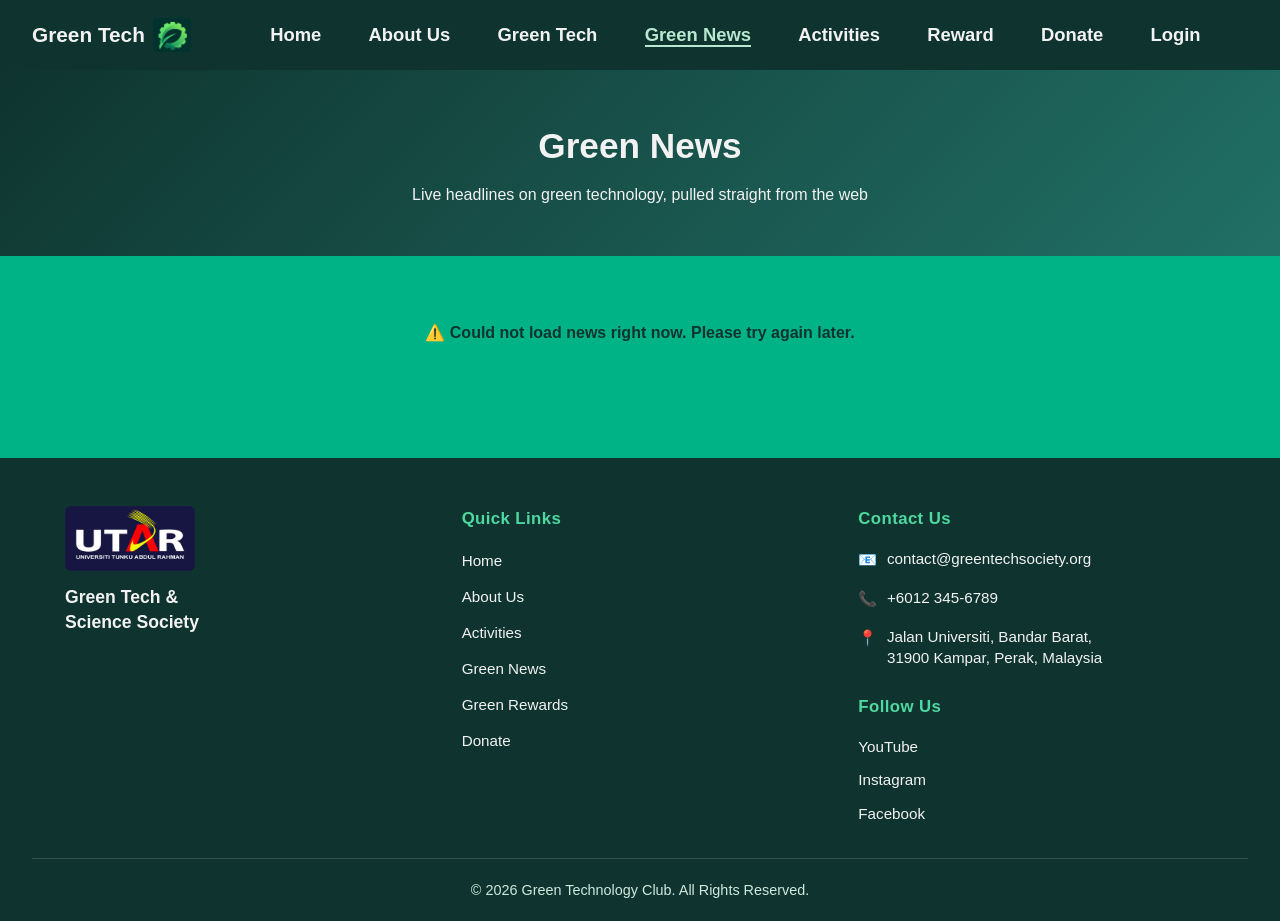
<file: news.html>
<!DOCTYPE html>
<html lang="en">
<head>
<meta charset="UTF-8">
<meta name="viewport" content="width=device-width, initial-scale=1.0">
<title>Green News | Green Technology Club</title>
<link rel="stylesheet" href="css/style.css">
</head>
<body>

  <header>
    <nav class="navbar">
      <div class="logo">Green Tech <img src="images/logo.jpg" alt="Green Tech Club logo" class="logo-img"></div>
      <ul class="nav-links">
        <li><a href="home.html">Home</a></li>
        <li><a href="about.html">About Us</a></li>
        <li><a href="technologies.html">Green Tech</a></li>
        <li><a href="news.html" class="active">Green News</a></li>
        <li><a href="activities.html">Activities</a></li>
        <li><a href="reward.html">Reward</a></li>
        <li><a href="donate.html">Donate</a></li>
        <li><a id="navLoginBtn" href="auth.html">Login</a></li>
        <li id="userGreeting" class="user-status" style="display: none;"></li>
      </ul>
    </nav>
  </header>

  <section class="page-banner">
    <h1>Green News</h1>
    <p>Live headlines on green technology, pulled straight from the web</p>
  </section>

  <main class="news-container">
    <div id="news-status" class="news-status">Loading the latest green technology news...</div>
    <div id="news-grid" class="news-grid"></div>
  </main>

  <footer class="footer">
    <div class="footer-container">

      <div class="footer-col footer-brand">
        <img src="images/utar.jpg" alt="UTAR Logo" class="footer-logo">
        <p>Green Tech &<br>Science Society</p>
      </div>

      <div class="footer-col">
        <h4>Quick Links</h4>
        <ul>
          <li><a href="home.html">Home</a></li>
          <li><a href="about.html">About Us</a></li>
          <li><a href="activities.html">Activities</a></li>
          <li><a href="news.html">Green News</a></li>
          <li><a href="reward.html">Green Rewards</a></li>
          <li><a href="donate.html">Donate</a></li>
        </ul>
      </div>

      <div class="footer-col">
        <h4>Contact Us</h4>
        <div class="contact-item">
          <span>📧</span>
          <p>contact@greentechsociety.org</p>
        </div>
        <div class="contact-item">
          <span>📞</span>
          <p>+6012 345-6789</p>
        </div>
        <div class="contact-item">
          <span>📍</span>
          <p>Jalan Universiti, Bandar Barat,<br>31900 Kampar, Perak, Malaysia</p>
        </div>

        <div class="social-links">
          <h4>Follow Us</h4>
          <ul>
            <li><a href="#">YouTube</a></li>
            <li><a href="#">Instagram</a></li>
            <li><a href="#">Facebook</a></li>
          </ul>
        </div>
      </div>

    </div>

    <div class="footer-bottom">
      <p>&copy; 2026 Green Technology Club. All Rights Reserved.</p>
    </div>
  </footer>
  <script src="js/PreferenceMode.JS"></script>
  <script src="https://code.jquery.com/jquery-3.7.1.min.js"></script>
  <script src="js/news.js"></script>
  <script src="js/auth-status.js"></script>

</body>
</html>
</file>
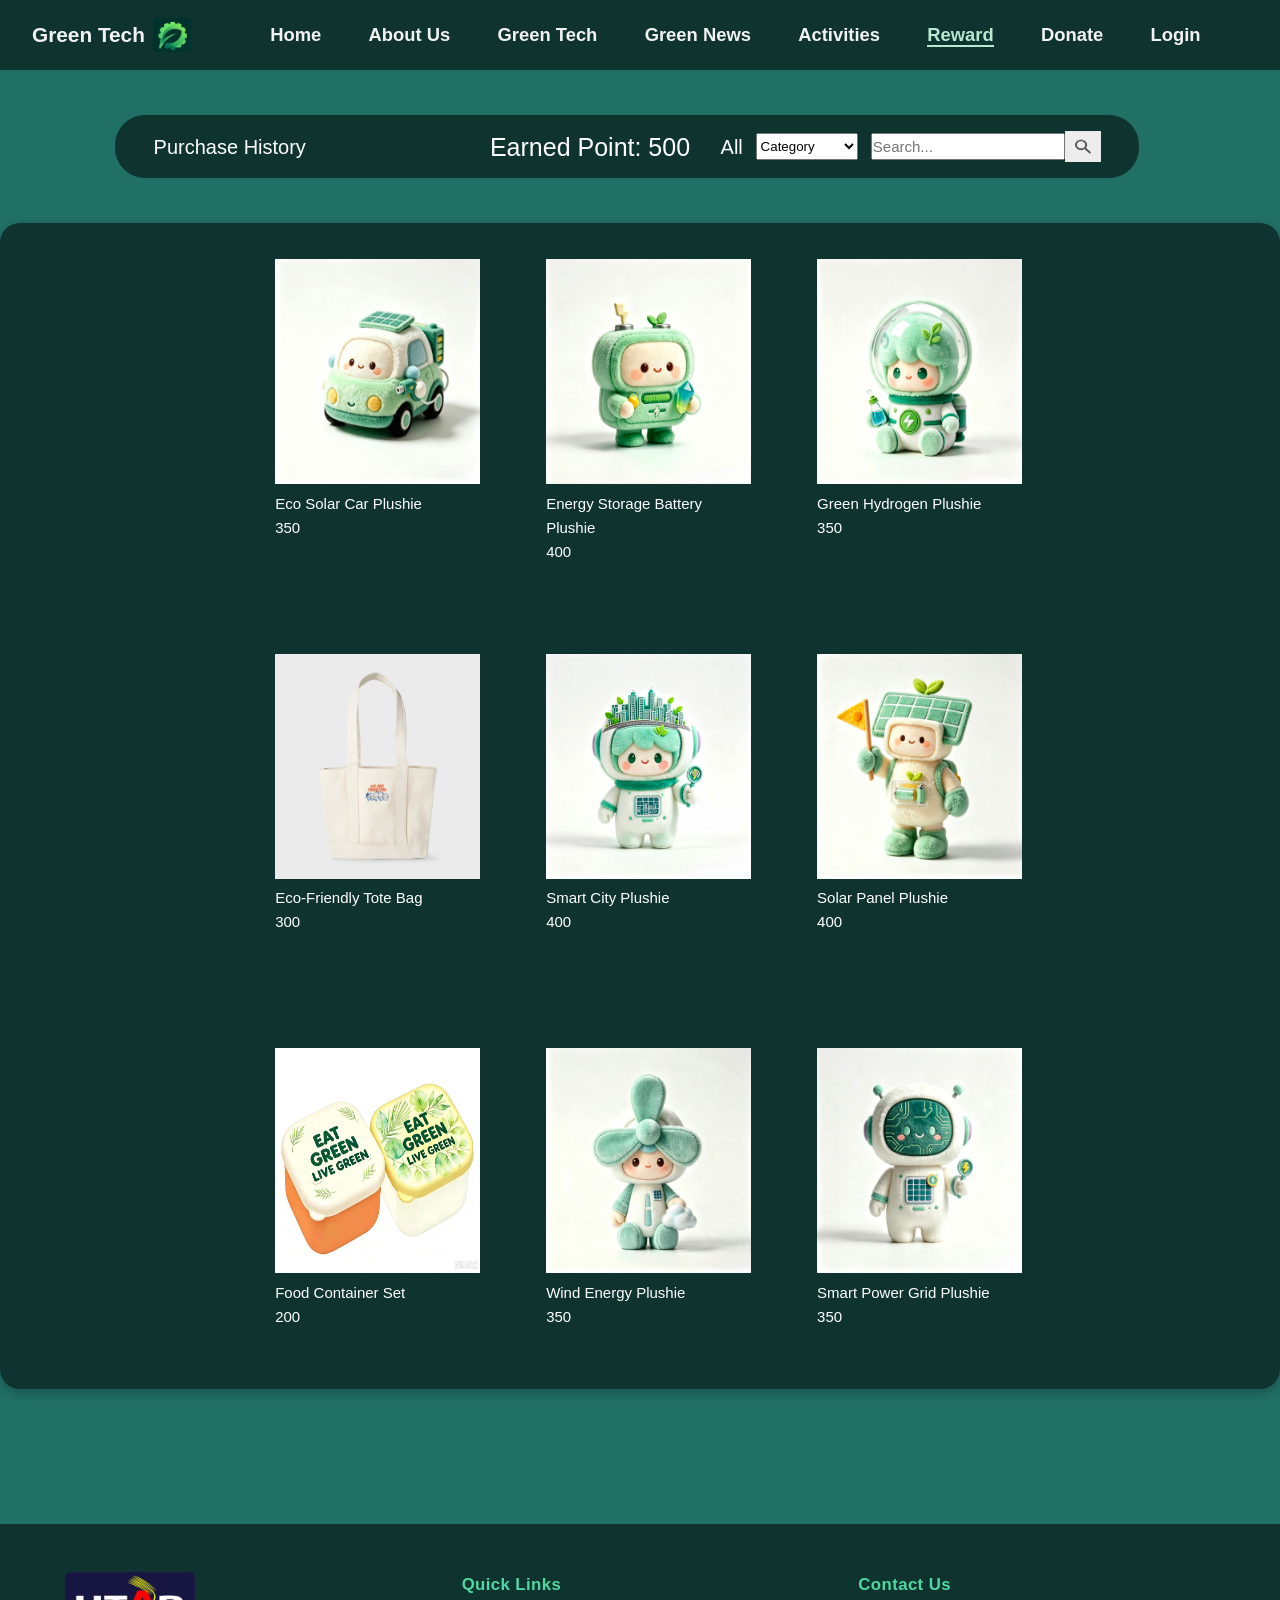
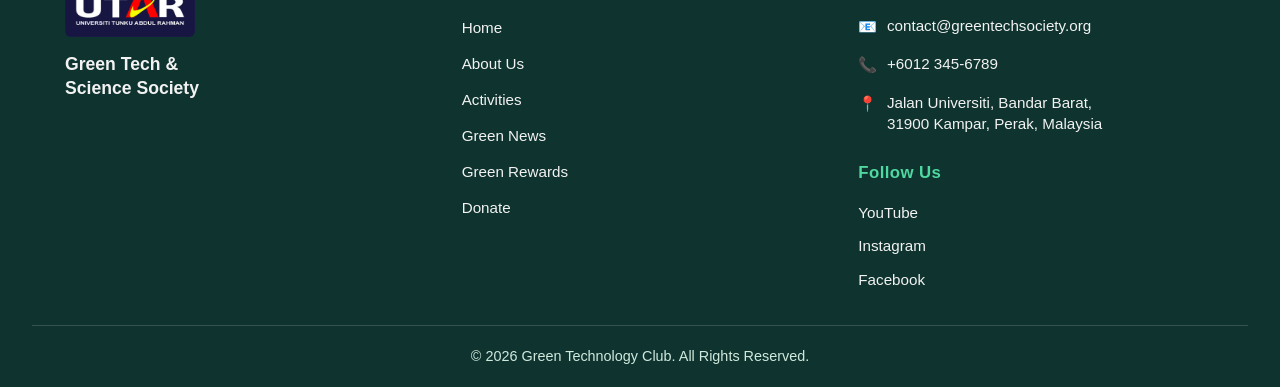
<file: reward.html>
<!DOCTYPE html>
<html lang="en">
<head>
    <meta charset="UTF-8">
    <meta name="viewport" content="width=device-width, initial-scale=1.0">
    <title>Reward | Green Technology Club</title>
    <link rel="stylesheet" href="css/style.css">
    <style>
          body{
        background-color:rgb(33, 112, 102);
        margin:0;
    }

/*---------------------------------------------------------------------------------------------------------------------------------------------------------------------------------------*/
    .itemMessage{
        font-size:15px;
        color:white;
    }

    .item:hover{
        cursor:pointer;
        background-color:rgb(15, 52, 47);

    }

    #searchButton:hover{
        cursor:pointer;
    }

    #allButton:hover{
        cursor:pointer;
    }

    #cancelAddressForm:hover{
        cursor:pointer;

    }

    #searchBox{
        position:relative;
        border-radius:30px;
        margin:5vh 20vw 5vh 9vw;
        padding:0 3vw 0 3vw;
        background-color:rgb(15, 52, 47);
        display:flex;align-items:center;
        justify-content:space-between;
        height:7vh;width:80vw;
    }
    #searchByType{
        height:3vh;
        width:8vw;
        margin-right:1vw;
    }

    #searchInput{
        height:3vh;
        font-size:15px;
    }

    #searchButton{
        height:3.5vh;
        width:4vh;
    }
    .item img{
        height:25vh;
        width:16vw;
    }

    #itemGrid{
        background-color: rgb(15, 52, 47);
        border-radius: 20px;
        box-shadow: 0 4px 12px rgba(0, 0, 0, 0.25);
        margin: 4vh 0;
        padding:4vh 20vw 4vh 21.5vw;
        display:grid;
        grid-template-columns: 1fr 1fr 1fr;
        grid-template-rows: 1fr 1fr 1fr;
        column-gap:5vw;row-gap:10vh;
    }

    #cancelBtn:hover{
       cursor:pointer;
    }

    #cancelBtn2:hover{
       cursor:pointer;
    }

    .searchHistory:hover{
        cursor:pointer;
        background-color:lightgray;

    }

    #purchaseHistoryBtn:hover{
        border-bottom:rgb(101, 134, 18) solid 3px;
        cursor:pointer;
    }

    .purchaseRecord{
        padding:2vh;
        height:12vh;
        font-size:20px;
    }
    /*-----------------------------------------------------------------------*/

    </style>
</head>
<body>
    <header>
      <nav class="navbar">
        <div class="logo">Green Tech <img src="images/logo.jpg" alt="Green Tech Club logo" class="logo-img"></div>
        <ul class="nav-links">
          <li><a href="home.html">Home</a></li>
          <li><a href="about.html">About Us</a></li>
          <li><a href="technologies.html">Green Tech</a></li>
          <li><a href="news.html">Green News</a></li>
          <li><a href="activities.html">Activities</a></li>
          <li><a href="reward.html" class="active">Reward</a></li>
          <li><a href="donate.html">Donate</a></li>
          <li><a id="navLoginBtn" href="auth.html">Login</a></li>
          <li id="userGreeting" class="user-status" style="display: none;"></li>
        </ul>
      </nav>
    </header>

   
<![base64]>
        <div id="searchBox">
                    <div id="purchaseHistoryBtn" style="font-size:20px;color:white;">Purchase History
                        <div id="purchaseHistoryBox" style="display:none;position:absolute;width:38vw;background-color:rgb(17, 125, 116);top:6.5vh;box-shadow: 0 4px 15px rgb(15, 52, 47);">
                            <div class="purchaseRecord" style="display:none;margin:2vh 2vw 2vh 2vw;height:18vh" id="purchaseHistory0"></div>
                            <div class="purchaseRecord" style="display:none;margin:2vh 2vw 2vh 2vw;height:18vh" id="purchaseHistory1"></div>
                            <div class="purchaseRecord" style="display:none;margin:2vh 2vw 2vh 2vw;height:18vh" id="purchaseHistory2"></div>
                            <div class="purchaseRecord" style="display:none;margin:2vh 2vw 2vh 2vw;height:18vh" id="purchaseHistory3"></div>
                            <div class="purchaseRecord" style="display:none;margin:2vh 2vw 2vh 2vw;height:18vh" id="purchaseHistory4"></div>
                        </div>
                    </div>
                    <div id="pointDisplay" style="margin-left:12vw;font-size:25px;color:white;">Earned Point: </div>
                    <div style="display:flex;align-items:center;">
                    <span id="allButton" style="color:white; font-size:20px;margin-right:1vw;">All</span>
                    <select id="searchByType">
                    <option value="" selected disabled>Category</option>
                    <option value="Plushie">Plushie</option>
                    <option value="DailyEssentials">Daily Essentials</option>
                    </select>
                    <input style="position:relative" id="searchInput"  placeholder="Search..." type="text"></input>
                    <div style="width:13.5vw;position:absolute;top:5.9vh;left:63.75vw;background-color:white;"id="searchHistoryBox">
                        <div class="searchHistory" id="searchHistory0"></div>
                        <div class="searchHistory" id="searchHistory1"></div>
                        <div class="searchHistory" id="searchHistory2"></div>
                        <div class="searchHistory" id="searchHistory3"></div>
                        <div class="searchHistory" id="searchHistory4"></div>

                    </div>
                    <img id="searchButton" src="images/Search.png">
                </div>
        </div>

          <div id="itemGrid">
           <div class="item Plushie" id="item0">
                <img src="images/Car.jpg">
                <div class="itemMessage">Eco Solar Car Plushie</div>
                <div class="itemMessage">350</div>
            </div>

           <div class="item Plushie" id="item1">
                <img src="images/EnergyStorage.jpg">
                <div class="itemMessage">Energy Storage Battery Plushie </div>
                <div class="itemMessage">400</div>
           </div>

           <div class="item Plushie" id="item2">
                <img src="images/Hydrogen.jpg">
                <div class="itemMessage">Green Hydrogen Plushie</div>
                <div class="itemMessage">350</div>
           </div>

          <div class="item DailyEssentials" id="item3">
               <img src="images/RecycleBag.jpg">
               <div class="itemMessage">Eco-Friendly Tote Bag</div>
               <div class="itemMessage">300</div>
         </div>

         <div class="item Plushie" id="item4">
              <img  src="images/SmartCity.jpg">
              <div class="itemMessage">Smart City Plushie</div>
              <div class="itemMessage">400</div>
         </div>

         <div class="item Plushie" id="item5">
              <img  src="images/Solar2.jpg">
              <div class="itemMessage">Solar Panel Plushie</div>
              <div class="itemMessage">400</div>
        </div>

         <div class="item DailyEssentials" id="item6">
             <img src="images/Tupperware.jpg">
             <div class="itemMessage">Food Container Set</div>
             <div class="itemMessage">200</div>
        </div>

        <div class="item Plushie" id="item7">
            <img src="images/Fan.jpg">
            <div class="itemMessage">Wind Energy Plushie</div>
            <div class="itemMessage">350</div>
        </div>

       <div class="item Plushie" id="item8">
            <img style="height:25vh;width:16vw;" src="images/Network.jpg">
            <div class="itemMessage">Smart Power Grid Plushie</div>
            <div class="itemMessage">350</div>
        </div>
        </div>
    </div>


 <![base64]>
    

        <form id="addressForm" style="color:white;background-color:rgb(44, 143, 130);display:none;width:46vw;height:35vh;padding:2vh 3vw 2vh 3vw;position:fixed;top:20vh;left:30vw;box-shadow: 0 4px 15px rgb(15, 52, 47);">
                
                <input id="purchaseItemId" style="display:none";></input>
                <input id="purchaseItemPrice" style="display:none";></input>
                <span style="font-size:30px">Please fill in the form</span>
                <img style="position: relative;left:23vw;" id="cancelBtn" src="images/Cross.png"></img>
            
        <div style="margin-top:5vh;display:grid;grid-template-columns:0.7fr 1fr 1fr 1fr;grid-template-rows:1fr 1fr 1fr 1fr;width:40vw;height:8vh;row-gap: 3vh;">
                <label style="grid-row:1;grid-column:1">Name:</label>
                <input id="name" style="grid-row:1;grid-column:2/5" type="text" required>

                <label style="grid-row:2;grid-column:1">Adress:</label>
                <input id="address" style="grid-row:2;grid-column:2/5" type="address" required>
            

                <label style="grid-row:3;grid-column:1" >Contact Number:</label>
                <input id="contactNum" style="grid-row:3;grid-column:2/5" type="tel" required>

                <input id="submitBtn" type="submit" style="grid-row:4;grid-column:1/5;width:4vw;height:3vh;justify-self: center;">
        </div>
        </form>

        <form id="cancelForm" style="color:white;background-color:rgb(120, 18, 7);display:none;width:40vw;height:29vh;padding:2vh 3vw 2vh 3vw;position:fixed;top:20vh;left:30vw;box-shadow: 0 4px 15px rgb(15, 52, 47);box-sizing:border-box;flex-direction:column;align-items:center;justify-content:center;text-align:center;">
                <div style="font-size:26px;">Your points is not enough!</div>
                <img style="position:absolute;top:1.5vh;right:1.5vw;width:2vw;cursor:pointer;" id="cancelBtn2" src="images/Cross.png"></img>
        </form>
<!-------------------------------------------------------------------------->
<footer style="margin-top:15vh;" class="footer">
      <div class="footer-container">

        <div class="footer-col footer-brand">
          <img src="images/utar.jpg" alt="UTAR Logo" class="footer-logo">
          <p>Green Tech &<br>Science Society</p>
        </div>

        <div class="footer-col">
          <h4>Quick Links</h4>
          <ul>
            <li><a href="home.html">Home</a></li>
            <li><a href="about.html">About Us</a></li>
            <li><a href="activities.html">Activities</a></li>
            <li><a href="news.html">Green News</a></li>
            <li><a href="reward.html">Green Rewards</a></li>
            <li><a href="donate.html">Donate</a></li>
          </ul>
        </div>

        <div class="footer-col">
          <h4>Contact Us</h4>
          <div class="contact-item">
            <span>📧</span>
            <p>contact@greentechsociety.org</p>
          </div>
          <div class="contact-item">
            <span>📞</span>
            <p>+6012 345-6789</p>
          </div>
          <div class="contact-item">
            <span>📍</span>
            <p>Jalan Universiti, Bandar Barat,<br>31900 Kampar, Perak, Malaysia</p>
          </div>

          <div class="social-links">
            <h4>Follow Us</h4>
            <ul>
              <li><a href="#">YouTube</a></li>
              <li><a href="#">Instagram</a></li>
              <li><a href="#">Facebook</a></li>
            </ul>
          </div>
        </div>

      </div>

      <div class="footer-bottom">
        <p>&copy; 2026 Green Technology Club. All Rights Reserved.</p>
      </div>
    </footer>
<!--------------------------------------------------------------------------------->
<script src="js/PreferenceMode.JS"></script>
    <script>
        let currentUser=window.localStorage.getItem('loggedInUser');
<!--------------to get the current user---point--using---dictionary--------------------------------------------------------------->
        let usersPoints=JSON.parse(localStorage.getItem('usersPoints'))||{};
        if(!usersPoints[currentUser]){
            usersPoints[currentUser]=500;
        }
        localStorage.setItem("usersPoints",JSON.stringify(usersPoints));

<!--------------to get the current user---purchase---history--using---dictionary--------------------------->

        let usersPurchaseHistory=JSON.parse(localStorage.getItem('usersPurchaseHistory'))||{};
        if(!usersPurchaseHistory[currentUser]){
            usersPurchaseHistory[currentUser]=[];
        }


        document.getElementById("pointDisplay").innerHTML+=usersPoints[currentUser];
<!------------------purchaseHistory----------------------------------------------------------------------------->
        let itemArray=["eco solar car plushie","energy storage battery plushie","green hydrogen plushie","eco-friendly tote bag","smart city plushie","solar panel plushie","food container set","wind energy plushie","smart power grid plushie"]
        document.getElementById("searchButton").addEventListener('click',search);
        let searchHistoryText=JSON.parse(window.sessionStorage.getItem("searchText"))||[];
        for(let i=0;i<5&&i<searchHistoryText.length;i++){
                        document.getElementById("searchHistoryBox").style.display='none';
                        document.getElementById("searchHistory"+i).innerHTML=searchHistoryText[i];
                        document.getElementById("searchHistory"+i).style.padding='0.5vh 0 0.5vh 0.5vw';
                    }
        document.getElementById("searchInput").addEventListener('keydown',function(e){if(e.key==='Enter'){search()}});
        function search(){
            for(let i=0;i<9;i++){
                let search=itemArray[i]
                if(search.indexOf(document.getElementById("searchInput").value.toLowerCase())==-1){
                    document.getElementById("item"+i).style.display='none';
                }

                else{
                     document.getElementById("item"+i).style.display='block';
                }
            }

            if(document.getElementById("searchInput").value!=='')
                    searchHistoryText.unshift(document.getElementById("searchInput").value);
                    window.sessionStorage.setItem("searchText", JSON.stringify(searchHistoryText));
                    for(let i=0;i<5&&i<searchHistoryText.length;i++){
                        document.getElementById("searchHistory"+i).innerHTML=searchHistoryText[i];
                        document.getElementById("searchHistory"+i).style.padding='0.5vh 0 0.5vh 0.5vw';
                         document.getElementById("searchHistory"+i).style.display='block';
                    }
           
                  
        }

document.getElementById("searchInput").addEventListener('click',function(){

    document.getElementById("searchHistoryBox").style.display = "block";

});
           


        for(let i=0;i<5;i++){
            document.getElementById("searchHistory"+i).addEventListener('click',function(){
                document.getElementById("searchInput").value=document.getElementById("searchHistory"+i).innerHTML;

            })
        }


        document.getElementById("allButton").addEventListener('click',showAll)

        function showAll(){
            for(let i=0;i<9;i++){
                 document.getElementById("item"+i).style.display='block';
            }
        }

        let category=document.getElementById("searchByType");
        category.addEventListener('change',showCategory)
        function showCategory(){
            let typeArray=document.getElementsByClassName(category.value)
            if(category.value=="Plushie"){
                for(let i=0;i<7;i++){
                    typeArray[i].style.display='block';
                }

                let notTypeArray=document.getElementsByClassName("DailyEssentials")
                for(let i=0;i<2;i++){
                    notTypeArray[i].style.display='none';
                }
            }

            else{
                 for(let i=0;i<2;i++){
                    typeArray[i].style.display='block';
                }

                let notTypeArray=document.getElementsByClassName("Plushie")
                for(let i=0;i<7;i++){
                    notTypeArray[i].style.display='none';
                }
            }

        }

        for(let i=0;i<9;i++){
               document.getElementById("item"+i).addEventListener('click',showForm)
        }

     
        function showForm(e){
            let item=e.currentTarget;
            document.getElementById("purchaseItemId").value=e.currentTarget.id;
            let pointNeed=parseInt(item.getElementsByClassName('itemMessage')[1].innerHTML);
            if(usersPoints[currentUser]>=pointNeed){
                document.getElementById("addressForm").style.display='block';
            }
            
            else{
                document.getElementById("cancelForm").style.display='flex';
            }

        }

        document.getElementById("cancelBtn").addEventListener('click',closeForm)
         document.getElementById("cancelBtn2").addEventListener('click',closeForm2)

        function closeForm(){
            document.getElementById("addressForm").style.display='none';

        }

        function closeForm2(){
            document.getElementById("cancelForm").style.display='none';

        }

        document.getElementById("searchInput").addEventListener('click',showSearchHistoryBox)
        function showSearchHistoryBox(){
           document.getElementById('searchHistoryBox').style.display="block";
        }

        document.addEventListener("click", function(event){

    if(event.target.id !== "searchInput"){

        document.getElementById("searchHistoryBox").style.display = "none";

    }
});
           
   document.getElementById("addressForm").addEventListener("submit",function(){
       
       let itemId=document.getElementById("purchaseItemId").value;
       let item=document.getElementById(itemId);
       let pointsDeduct=parseInt(item.getElementsByClassName("itemMessage")[1].innerHTML);
       usersPoints[currentUser]-=pointsDeduct;
       window.localStorage.setItem("usersPoints",JSON.stringify(usersPoints));
       document.getElementById("pointDisplay").innerHTML ="Earned Point: " + usersPoints[currentUser];
       let name=document.getElementById("name").value;
       let address=document.getElementById("address").value;
       let contactNum=document.getElementById("contactNum").value;
       let date=new Date();
       usersPurchaseHistory[currentUser].unshift([itemId,name,address,contactNum,date]);
       window.localStorage.setItem("usersPurchaseHistory", JSON.stringify(usersPurchaseHistory));
   });


   document.getElementById("purchaseHistoryBtn").addEventListener('click',function(event){
    let usersPurchaseHistory = JSON.parse(window.localStorage.getItem("usersPurchaseHistory"))||{};
    for(let i=0;i<5&&i<usersPurchaseHistory[currentUser].length;i++)
   {
    let item=document.getElementById(usersPurchaseHistory[currentUser][i][0]);
document.getElementById("purchaseHistory"+i).innerHTML ="<div style='display:flex;align-items:center;gap:20px;'>" +
        "<img style='height:10vh;width:10vw;' src='" +
        item.getElementsByTagName("img")[0].src +
        "'>" +

        "<div>" +
            "Name: " + usersPurchaseHistory[currentUser][i][1] +
            "<br>Address: " + usersPurchaseHistory[currentUser][i][2] +
            "<br>Contact Number: " + usersPurchaseHistory[currentUser][i][3] +
            "<br>Date: " + new Date(usersPurchaseHistory[currentUser][i][4]).toLocaleString()+
        "</div>" +

    "</div>";

    document.getElementById("purchaseHistory"+i).style.display='block';
   }

    document.getElementById("purchaseHistoryBox").style.display='grid';

   });

   document.addEventListener('click',function(){
    if(event.target.id !== "purchaseHistoryBtn"){

        document.getElementById("purchaseHistoryBox").style.display = "none";

    }

   })
    

   


    </script>
<script src="js/auth-status.js"></script>

</body>
</html>
</file>
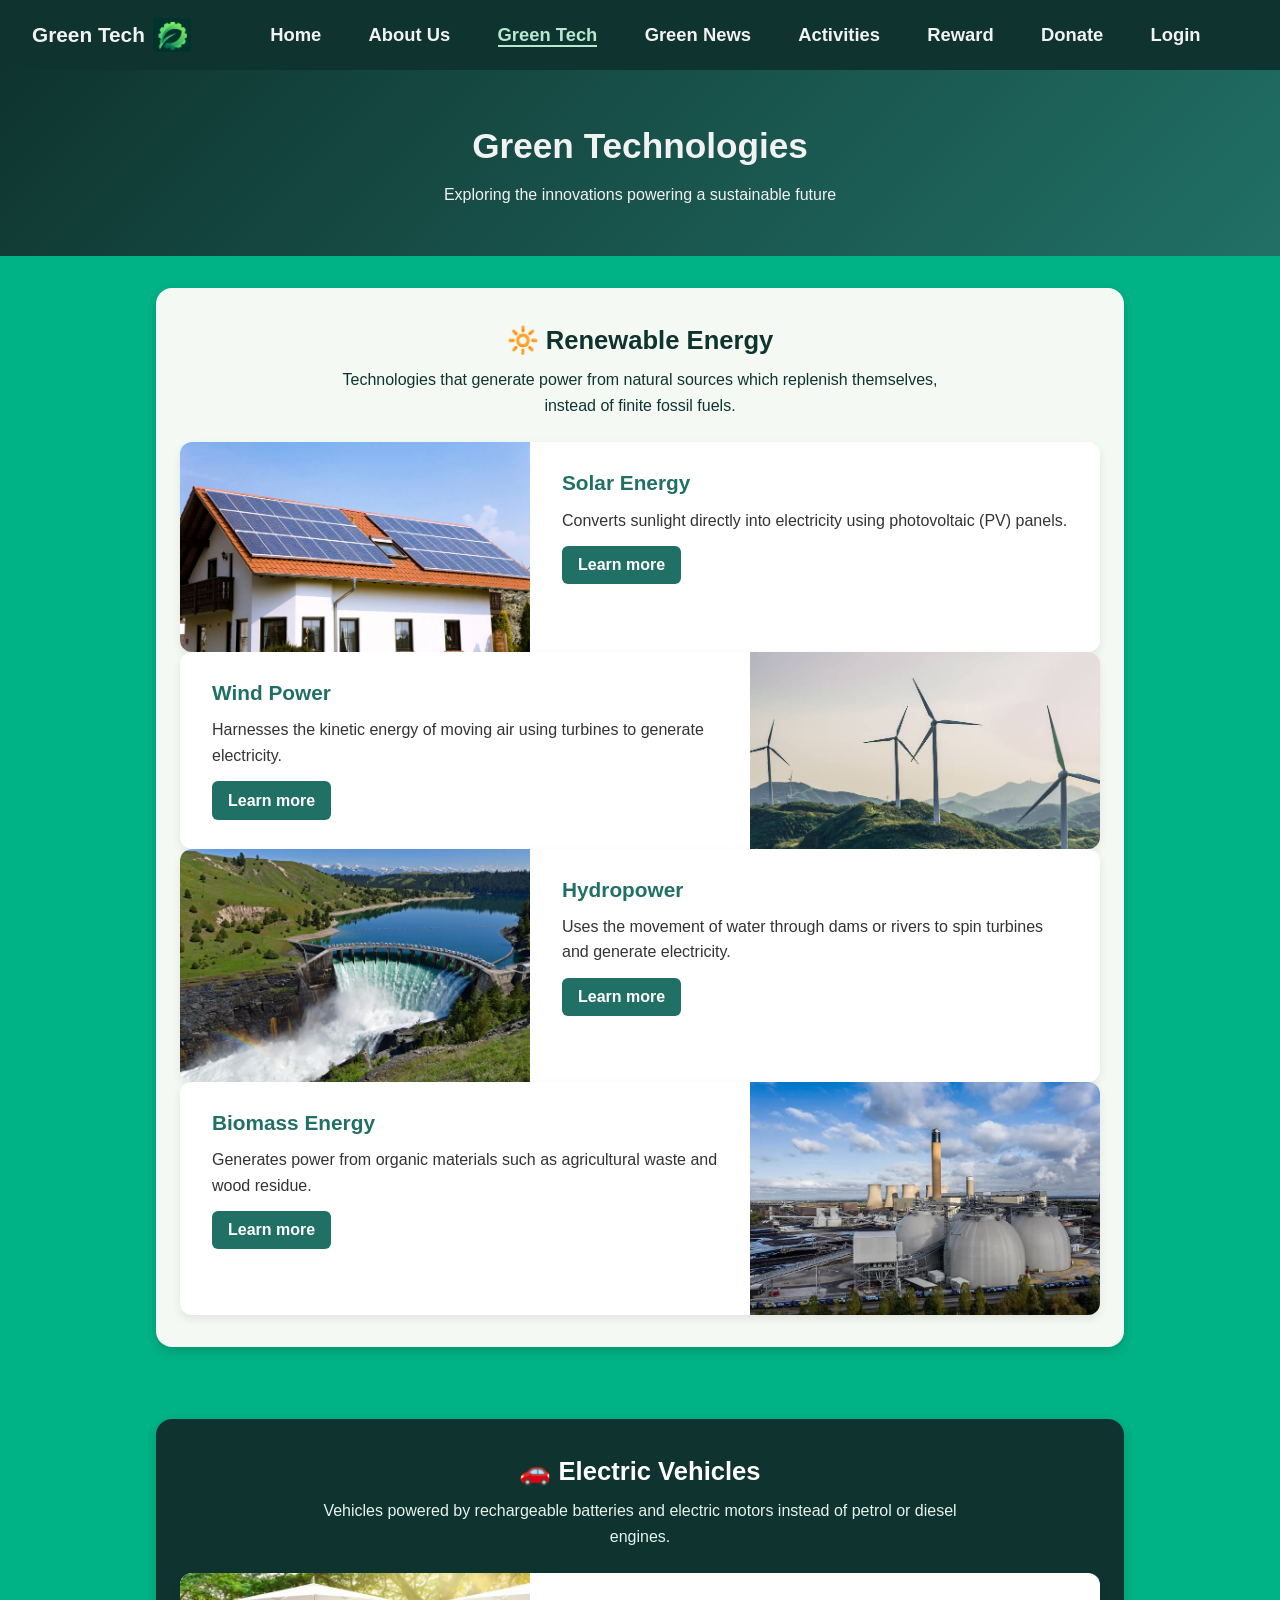
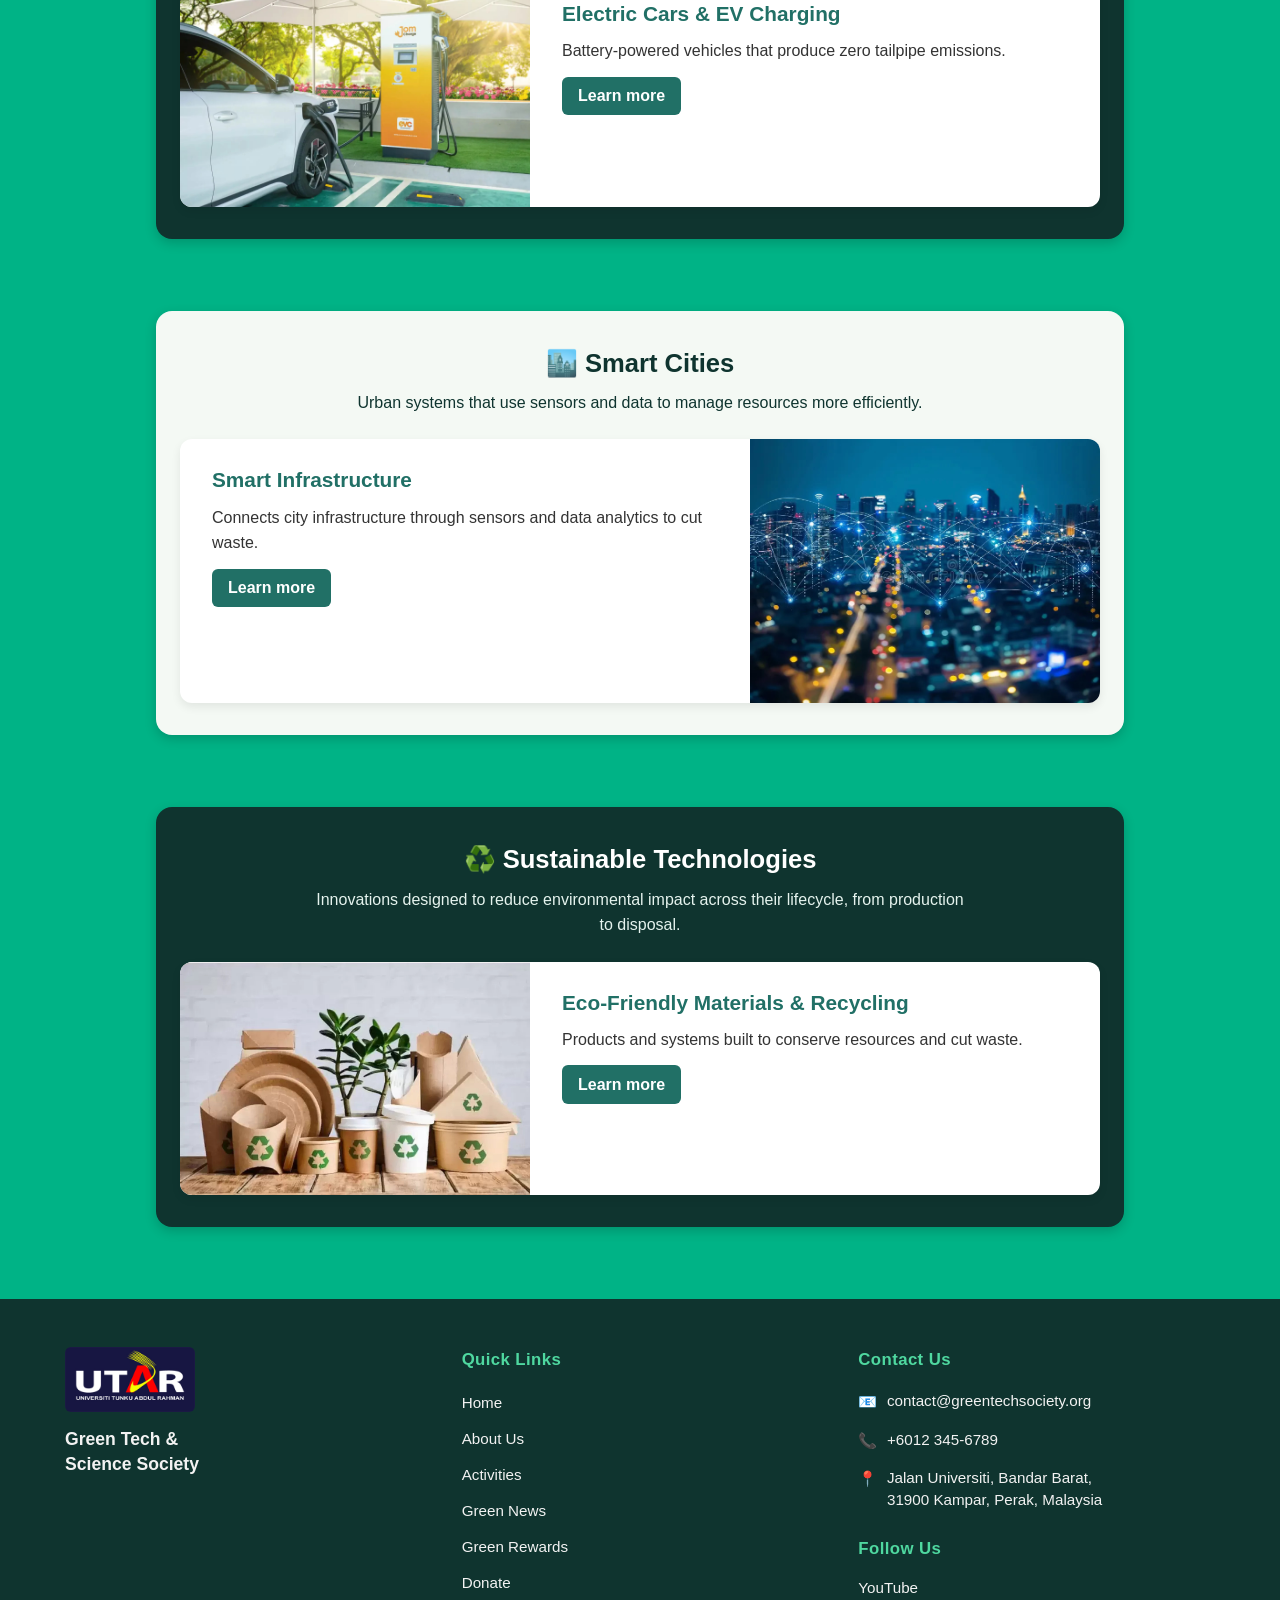
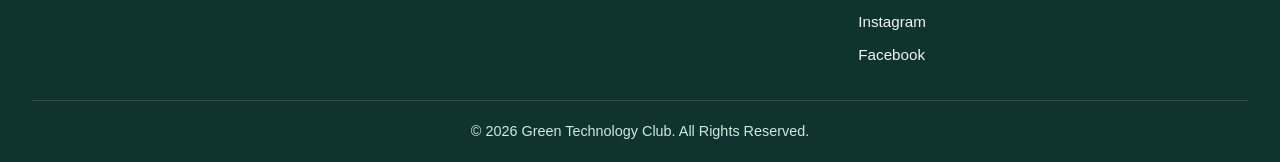
<file: technologies.html>
<!DOCTYPE html>
<html lang="en">
<head>
<meta charset="UTF-8">
<meta name="viewport" content="width=device-width, initial-scale=1.0">
<title>Green Technologies | Green Technology Club</title>
<link rel="stylesheet" href="css/style.css">
</head>
<body>

  <header>
    <nav class="navbar">
      <div class="logo">Green Tech <img src="images/logo.jpg" alt="Green Tech Club logo" class="logo-img"></div>
      <ul class="nav-links">
        <li><a href="home.html">Home</a></li>
        <li><a href="about.html">About Us</a></li>
        <li><a href="technologies.html" class="active">Green Tech</a></li>
        <li><a href="news.html">Green News</a></li>
        <li><a href="activities.html">Activities</a></li>
        <li><a href="reward.html">Reward</a></li>
        <li><a href="donate.html">Donate</a></li>
        <li><a id="navLoginBtn" href="auth.html">Login</a></li>
        <li id="userGreeting" class="user-status" style="display: none;"></li>
      </ul>
    </nav>
  </header>

  <section class="page-banner">
    <h1>Green Technologies</h1>
    <p>Exploring the innovations powering a sustainable future</p>
  </section>

  <main class="tech-container">

    <section class="category-section">
      <div class="category-header">
        <h2>🔆 Renewable Energy</h2>
        <p>Technologies that generate power from natural sources which replenish themselves,
           instead of finite fossil fuels.</p>
      </div>

      <article class="tech-card">
        <img src="images/solar.jpg" alt="Solar panels on a rooftop">
        <div class="tech-content">
          <h3>Solar Energy</h3>
          <p class="short-desc">Converts sunlight directly into electricity using photovoltaic (PV) panels.</p>
          <details>
            <summary>Learn more</summary>
            <p>
              Solar energy is one of the most widely adopted renewable sources because sunlight is
              free, abundant, and produces no greenhouse gas emissions during operation. Solar
              panels can be installed on rooftops, open fields, or even integrated into building
              materials, making them flexible for both homes and large-scale power plants.
            </p>
          </details>
        </div>
      </article>

      <article class="tech-card reverse">
        <img src="images/wind.jpg" alt="Wind turbines on a hillside">
        <div class="tech-content">
          <h3>Wind Power</h3>
          <p class="short-desc">Harnesses the kinetic energy of moving air using turbines to generate electricity.</p>
          <details>
            <summary>Learn more</summary>
            <p>
              Wind farms can be built on land or offshore, where stronger and more consistent
              winds allow for higher energy output. As a clean and renewable source, wind power
              plays a major role in reducing dependence on fossil fuels for electricity generation.
            </p>
          </details>
        </div>
      </article>

      <article class="tech-card">
        <img src="images/hydro.jpg" alt="Hydroelectric dam">
        <div class="tech-content">
          <h3>Hydropower</h3>
          <p class="short-desc">Uses the movement of water through dams or rivers to spin turbines and generate electricity.</p>
          <details>
            <summary>Learn more</summary>
            <p>
              Hydropower is one of the oldest and most reliable renewable energy sources, capable
              of providing a steady and large-scale supply of clean electricity to power grids.
            </p>
          </details>
        </div>
      </article>

      <article class="tech-card reverse">
        <img src="images/biomass.jpg" alt="Biomass energy plant">
        <div class="tech-content">
          <h3>Biomass Energy</h3>
          <p class="short-desc">Generates power from organic materials such as agricultural waste and wood residue.</p>
          <details>
            <summary>Learn more</summary>
            <p>
              These materials are burned or converted into biogas to produce heat and electricity.
              Because biomass comes from renewable organic sources, it offers a way to recycle
              waste while reducing reliance on non-renewable fossil fuels.
            </p>
          </details>
        </div>
      </article>
    </section>

    <section class="category-section">
      <div class="category-header">
        <h2>🚗 Electric Vehicles</h2>
        <p>Vehicles powered by rechargeable batteries and electric motors instead of petrol or
           diesel engines.</p>
      </div>

      <article class="tech-card">
        <img src="images/ev.jpg" alt="Electric vehicle charging station">
        <div class="tech-content">
          <h3>Electric Cars &amp; EV Charging</h3>
          <p class="short-desc">Battery-powered vehicles that produce zero tailpipe emissions.</p>
          <details>
            <summary>Learn more</summary>
            <p>
              Electric vehicles are quieter and generally more energy-efficient than petrol or
              diesel vehicles. As charging infrastructure expands and battery technology improves,
              EVs are becoming a key solution for reducing transportation-related carbon emissions.
              Examples include electric cars, e-motorcycles, and electric buses used in public
              transportation.
            </p>
          </details>
        </div>
      </article>
    </section>

    <section class="category-section">
      <div class="category-header">
        <h2>🏙️ Smart Cities</h2>
        <p>Urban systems that use sensors and data to manage resources more efficiently.</p>
      </div>

      <article class="tech-card reverse">
        <img src="images/smartcities.jpg" alt="Smart city skyline with digital network overlay">
        <div class="tech-content">
          <h3>Smart Infrastructure</h3>
          <p class="short-desc">Connects city infrastructure through sensors and data analytics to cut waste.</p>
          <details>
            <summary>Learn more</summary>
            <p>
              By connecting infrastructure through the Internet of Things (IoT), cities can reduce
              energy waste, improve public services, and lower their overall environmental
              footprint. Examples include smart traffic lights that adjust to real-time congestion,
              smart grids that balance electricity supply and demand, and IoT sensors that monitor
              air quality and water usage.
            </p>
          </details>
        </div>
      </article>
    </section>

    <section class="category-section">
      <div class="category-header">
        <h2>♻️ Sustainable Technologies</h2>
        <p>Innovations designed to reduce environmental impact across their lifecycle, from
           production to disposal.</p>
      </div>

      <article class="tech-card">
        <img src="images/sustainable.jpg" alt="Recycling and eco-friendly materials">
        <div class="tech-content">
          <h3>Eco-Friendly Materials &amp; Recycling</h3>
          <p class="short-desc">Products and systems built to conserve resources and cut waste.</p>
          <details>
            <summary>Learn more</summary>
            <p>
              Examples include biodegradable packaging that replaces single-use plastics,
              energy-efficient LED lighting and smart appliances, and recycling or waste-to-energy
              systems that turn waste into a usable resource instead of landfill.
            </p>
          </details>
        </div>
      </article>
    </section>

  </main>

  <footer class="footer">
    <div class="footer-container">

      <div class="footer-col footer-brand">
        <img src="images/utar.jpg" alt="UTAR Logo" class="footer-logo">
        <p>Green Tech &<br>Science Society</p>
      </div>

      <div class="footer-col">
        <h4>Quick Links</h4>
        <ul>
          <li><a href="home.html">Home</a></li>
          <li><a href="about.html">About Us</a></li>
          <li><a href="activities.html">Activities</a></li>
          <li><a href="news.html">Green News</a></li>
          <li><a href="reward.html">Green Rewards</a></li>
          <li><a href="donate.html">Donate</a></li>
        </ul>
      </div>

      <div class="footer-col">
        <h4>Contact Us</h4>
        <div class="contact-item">
          <span>📧</span>
          <p>contact@greentechsociety.org</p>
        </div>
        <div class="contact-item">
          <span>📞</span>
          <p>+6012 345-6789</p>
        </div>
        <div class="contact-item">
          <span>📍</span>
          <p>Jalan Universiti, Bandar Barat,<br>31900 Kampar, Perak, Malaysia</p>
        </div>

        <div class="social-links">
          <h4>Follow Us</h4>
          <ul>
            <li><a href="#">YouTube</a></li>
            <li><a href="#">Instagram</a></li>
            <li><a href="#">Facebook</a></li>
          </ul>
        </div>
      </div>

    </div>

    <div class="footer-bottom">
      <p>&copy; 2026 Green Technology Club. All Rights Reserved.</p>
    </div>
  </footer>

  <script src="js/auth-status.js"></script>
  <script src="js/PreferenceMode.JS"></script>

</body>
</html>
</file>
<file: css/style.css>
/* ===== Colour & Font Variables ===== */
:root {
  --dark-green: rgb(15, 52, 47);
  --light-green: rgb(33, 112, 102);
  --text-light: #f2f2f2;
  --font-main: Arial, sans-serif;
}

/* ===== Basic Reset ===== */
* {
  margin: 0;
  padding: 0;
  box-sizing: border-box;
}

body {
  font-family: var(--font-main);
  color: #222;
  background-color: rgb(0, 179, 134);
  line-height: 1.6;
}

/* ===== Navigation Bar ===== */
.navbar {
  display: flex;
  align-items: center;
  width: 100%;
  background-color: var(--dark-green);
  padding: 1rem 2rem;
  flex-wrap: wrap;
}

.navbar .logo {
  color: var(--text-light);
  font-size: 1.3rem;
  font-weight: bold;
  display: flex;
  align-items: center;
  gap: 0.5rem;
  flex: 0 0 auto;
  margin-right: 2rem;
}

.logo-img {
  height: 38px;
  width: 38px;
  object-fit: contain;
  border-radius: 6px;
}

.nav-links {
  list-style: none;
  display: flex;
  flex: 1 1 auto;
  justify-content: space-evenly;
  flex-wrap: wrap;
}

.nav-links a {
  color: var(--text-light);
  text-decoration: none;
  font-weight: 600;
  font-size: 1.15rem;
  font-family: var(--font-main);
}

.nav-links a.active,
.nav-links a:hover {
  color: #b8e8cf;
  border-bottom: 2px solid #b8e8cf;
}

.user-status {
  font-size: 1rem;
  color: #b8e8cf;
  font-weight: 600;
}

/* ===== Buttons (Technologies) ===== */
.btn {
  font-family: var(--font-main);
  padding: 0.7rem 1.4rem;
  border-radius: 6px;
  border: none;
  cursor: pointer;
  font-size: 0.95rem;
  transition: opacity 0.2s ease;
}

.btn:hover {
  opacity: 0.85;
}

.btn-solid {
  background-color: var(--light-green);
  color: var(--text-light);
}

/* ===== Green News Page ===== */
.news-container {
  max-width: 1100px;
  margin: 2rem auto;
  padding: 0 1.5rem 3rem;
}

.news-status {
  text-align: center;
  color: var(--dark-green);
  font-weight: 600;
  padding: 2rem 1rem;
}

.news-grid {
  display: grid;
  grid-template-columns: repeat(auto-fit, minmax(280px, 1fr));
  gap: 1.8rem;
}

.news-card {
  background-color: #fff;
  border-radius: 12px;
  overflow: hidden;
  box-shadow: 0 2px 8px rgba(0,0,0,0.08);
  display: flex;
  flex-direction: column;
}

.news-card img {
  width: 100%;
  height: 170px;
  object-fit: cover;
  background-color: #e5efe9;
}

.news-card-content {
  padding: 1.2rem 1.4rem;
  display: flex;
  flex-direction: column;
  flex: 1;
}

.news-source {
  font-size: 0.8rem;
  color: var(--light-green);
  font-weight: 600;
  margin-bottom: 0.4rem;
  text-transform: uppercase;
  letter-spacing: 0.3px;
}

.news-card h3 {
  font-size: 1.1rem;
  color: var(--dark-green);
  margin-bottom: 0.6rem;
  line-height: 1.4;
}

.news-card p {
  font-size: 0.92rem;
  color: #444;
  margin-bottom: 1rem;
  flex: 1;
}

.news-readmore {
  align-self: flex-start;
  font-size: 0.9rem;
  text-decoration: none;
}

/* ===== Page Banner (Technologies & News) ===== */
.page-banner {
  text-align: center;
  padding: 3rem 1rem;
  background: linear-gradient(135deg, var(--dark-green), var(--light-green));
  color: var(--text-light);
}

.page-banner h1 {
  font-size: 2.2rem;
  margin-bottom: 0.5rem;
}

/* ===== Technology Cards ===== */
.tech-container {
  max-width: 1000px;
  margin: 2rem auto;
  padding: 0 1rem;
  display: flex;
  flex-direction: column;
  gap: 2rem;
}

.tech-card {
  display: flex;
  flex-wrap: wrap;
  background: #fff;
  border-radius: 12px;
  overflow: hidden;
  box-shadow: 0 4px 10px rgba(0,0,0,0.08);
}

.tech-card img {
  width: 100%;
  max-width: 350px;
  object-fit: cover;
  flex: 1 1 300px;
}

.tech-card.reverse {
  flex-direction: row-reverse;
}

.tech-content {
  flex: 2 1 400px;
  padding: 1.5rem 2rem;
}

/* ===== Category Grouping (Technologies page) ===== */
.category-section {
  margin-bottom: 2.5rem;
  padding: 2rem 1.5rem;
  border-radius: 16px;
  box-shadow: 0 4px 12px rgba(0, 0, 0, 0.18);
}

.category-section:nth-child(odd) {
  background-color: #f4f9f4;
}

.category-section:nth-child(even) {
  background-color: var(--dark-green);
}

.category-section:nth-child(odd) .category-header h2,
.category-section:nth-child(odd) .category-header p {
  color: var(--dark-green);
}

.category-section:nth-child(even) .category-header h2 {
  color: #fff;
}

.category-section:nth-child(even) .category-header p {
  color: #e5f3ee;
}

.category-header {
  text-align: center;
  margin-bottom: 1.5rem;
}

.category-header h2 {
  font-size: 1.6rem;
  margin-bottom: 0.4rem;
}

.category-header p {
  max-width: 650px;
  margin: 0 auto;
}

.tech-content h3 {
  color: var(--light-green);
  margin-bottom: 0.5rem;
  font-size: 1.3rem;
}

.short-desc {
  margin-bottom: 0.8rem;
  color: #333;
}

.tech-content details {
  margin-top: 0.3rem;
}

.tech-content summary {
  cursor: pointer;
  color: #fff;
  background-color: var(--light-green);
  display: inline-block;
  padding: 0.4rem 1rem;
  border-radius: 6px;
  font-weight: 600;
  list-style: none;
}

.tech-content summary::-webkit-details-marker {
  display: none;
}

.tech-content summary:hover {
  opacity: 0.85;
}

.tech-content details[open] summary {
  margin-bottom: 0.7rem;
}

/* ===== Mobile Responsive ===== */
@media (max-width: 700px) {
  .tech-card,
  .tech-card.reverse {
    flex-direction: column;
  }

  .tech-card img {
    max-width: 100%;
    max-height: 220px;
  }

  .navbar {
    flex-direction: column;
    align-items: flex-start;
  }

  .nav-links {
    gap: 1rem;
    margin-top: 0.5rem;
  }
}

/* ===== Footer ===== */
.footer {
  background-color: var(--dark-green);
  color: var(--text-light);
  padding: 3rem 2rem 0;
  text-align: left;
}

.footer-container {
  display: flex;
  flex-wrap: wrap;
  justify-content: space-between;
  gap: 2.5rem;
  max-width: 1150px;
  margin: 0 auto;
  padding-bottom: 2rem;
}

.footer-col {
  flex: 1 1 220px;
}

.footer-brand {
  display: flex;
  flex-direction: column;
  align-items: flex-start;
  gap: 0.9rem;
}

.footer-logo {
  width: 130px;
  height: auto;
  border-radius: 6px;
}

.footer-brand p {
  font-weight: 700;
  font-size: 1.1rem;
  line-height: 1.4;
  color: var(--text-light);
}

.footer-col h4 {
  color: #4fd8a0;
  font-size: 1.05rem;
  letter-spacing: 0.4px;
  margin-bottom: 1rem;
}

.footer-col ul {
  list-style: none;
  display: flex;
  flex-direction: column;
  gap: 0.65rem;
}

.footer-col ul li a {
  color: var(--text-light);
  text-decoration: none;
  font-size: 0.95rem;
}

.footer-col ul li a:hover {
  color: #4fd8a0;
}

.contact-item {
  display: flex;
  align-items: flex-start;
  gap: 0.6rem;
  margin-bottom: 0.9rem;
  font-size: 0.95rem;
}

.contact-item span {
  flex-shrink: 0;
}

.contact-item p {
  margin: 0;
  line-height: 1.4;
}

.social-links {
  margin-top: 1.6rem;
}

.social-links h4 {
  margin-bottom: 0.8rem;
}

.social-links ul {
  gap: 0.5rem;
}

.footer-bottom {
  border-top: 1px solid rgba(255, 255, 255, 0.15);
  text-align: center;
  padding: 1.2rem 0;
  font-size: 0.9rem;
  color: #cfe9dd;
}
</file>
<file: css/Styles.css>
body {
    padding: 0px;
    margin: 0px;
}

.layout {
    display: grid;
    grid-template-columns: auto;
    grid-template-rows: auto;
}

.slideshow {
    text-align: right;
}

.slideshow img {
    border: 2px double white;
    border-radius: 20px;
    width: 35vw;
}

.cover {
    margin-left: 2vw;
}

.darkGreen {
    background: transparent;
    color: white;
    font-family: Arial, Helvetica, sans-serif;
}

.topMenu {
    display: grid;
    grid-template-columns: 200px auto auto auto auto auto auto auto auto;
    padding: 0% 1%;
    text-align: center;
    align-items: center;
    font-weight: 600;
    border-bottom: 2px solid black;
}

.title {
    display: grid;
    grid-template-columns: 150px 50px;
    font-size: 160%;
    justify-items: center;
    align-items: center;
}

.topMenu>div img {
    width: 50px;
}

.topMenu a {
    text-decoration: none;
    color: inherit;
    transition: transform 0.2s ease;
}

.topMenu a:hover {
    text-decoration: none;
    color: inherit;
    transform: scale(1.2);
}

.currentPg {
    background: linear-gradient(135deg, rgb(15, 52, 47), rgb(33, 112, 102));
    text-align: center;
    font-family: 'Times New Roman', Times, serif;
    padding: 0.5%;
}

.content {
    padding: 1%;
    margin-left: 1vw;
}

.contentGrid {
    display: grid;
    grid-template-columns: 60% 40%;
    grid-template-rows: auto;
}

.card {
    display: grid;
    grid-template-columns: 18% 18%;
    grid-template-rows: auto;
    text-align: center;
    align-items: center;
    padding: 1%;
    gap: 1.5%;
}

.card label img {
    width: 100%;
    border: 4px solid black;
    border-radius: 10px;
}

.moneySelect {
    display: grid;
    grid-template-columns: auto auto auto;
    grid-template-rows: auto auto;
    gap: 8px;
    width: 70%;
    height: 20%;
}

.moneySelect button {
    border: 2px solid black;
    border-radius: 10px;
    background: rgb(33, 112, 102);
    color: white;
    font-weight: 600;
    font-size: 20px;
    padding: 2% 5%;
}

.moneySelect button:hover {
    background: rgb(13, 92, 82);
    color: white;
    transition: background 0.2s ease;
}

.moneySelect button:active {
    border: 2px double white;
    background: rgb(93, 172, 162);
    color: rgb(15, 52, 47);
}

.sum {
    display: grid;
    grid-template-columns: 60% 29%;
    grid-template-rows: auto;
    padding: 0.5% 0.5% 8% 0.5%;
    width: 55%;
    align-items: center;
    margin-top: 40px;
}

.sum label {
    margin-left: auto;
    text-align: center;
}

.payment {
    border: 2px solid black;
    border-radius: 10px;
    background: rgb(33, 112, 102);
    color: white;
    font-weight: 600;
    font-size: 15px;
    width: 100%;
    height: 150%;
    padding: 0.5%;
}

.payment:hover {
    background: rgb(13, 92, 82);
    color: white;
    transition: background 0.2s ease;
}

.payment:active {
    border: 2px double white;
    background: rgb(93, 172, 162);
    color: rgb(15, 52, 47);
}

h1 {
    margin: 0%;
    font-weight: 400;
}

h2 {
    margin: 0%;
    font-size: 120%;
    font-weight: 600;
    padding: 0.5%
}

input {
    background: rgb(13, 92, 82);
    color: white;
    border-radius: 10px;
    border: 2px solid black;
    width: 40%;

}

input[type="number"]::-webkit-inner-spin-button,
input[type="number"]::-webkit-outer-spin-button {
    -webkit-appearance: none;
    appearance: none;
    margin: 0;
}

input[type="radio"]:checked+img {
    border: 4px solid rgb(93, 172, 162);
    border-radius: 10px;
}

p {
    margin: 0% 2%;
    font-size: 100%;
    font-weight: 400;
}

ul {
    margin: 0%;
    padding-left: 3rem;
}

@media (max-width: 850px) {
    .layout {
        display: grid;
        grid-template-columns: minmax(80px, 130px) auto;
        grid-template-rows: 100%;
    }

    .layout> :first-child {
        border-right: 2px solid black;
    }

    .slideshow {
        position: relative;
        text-align: center;
        right: 0.5vw;
        top: 0vw;
    }

    .slideshow img {
        border: 2px double white;
        border-radius: 20px;
        width: 60vw;
        height: 50vw;
    }

    .topMenu {
        display: grid;
        grid-template-columns: auto;
        border-bottom: none;
    }

    .topMenu a {
        padding: 10% 0%;
    }

    .title {
        display: grid;
        grid-template-columns: auto;
        font-size: 160%;
        justify-items: center;
        align-items: center;
    }

    .topMenu>div img {
        width: 50px;
    }

    .contentGrid {
        display: grid;
        grid-template-columns: auto;
    }

    .card {
        display: grid;
        grid-template-columns: 25% 25%;
        gap: 5%;
    }

    .moneySelect {
        width: 100%;
    }

    .sum {
        width: 80%;
    }

    .sum input {
        width: 50%;
    }
}
</file>
